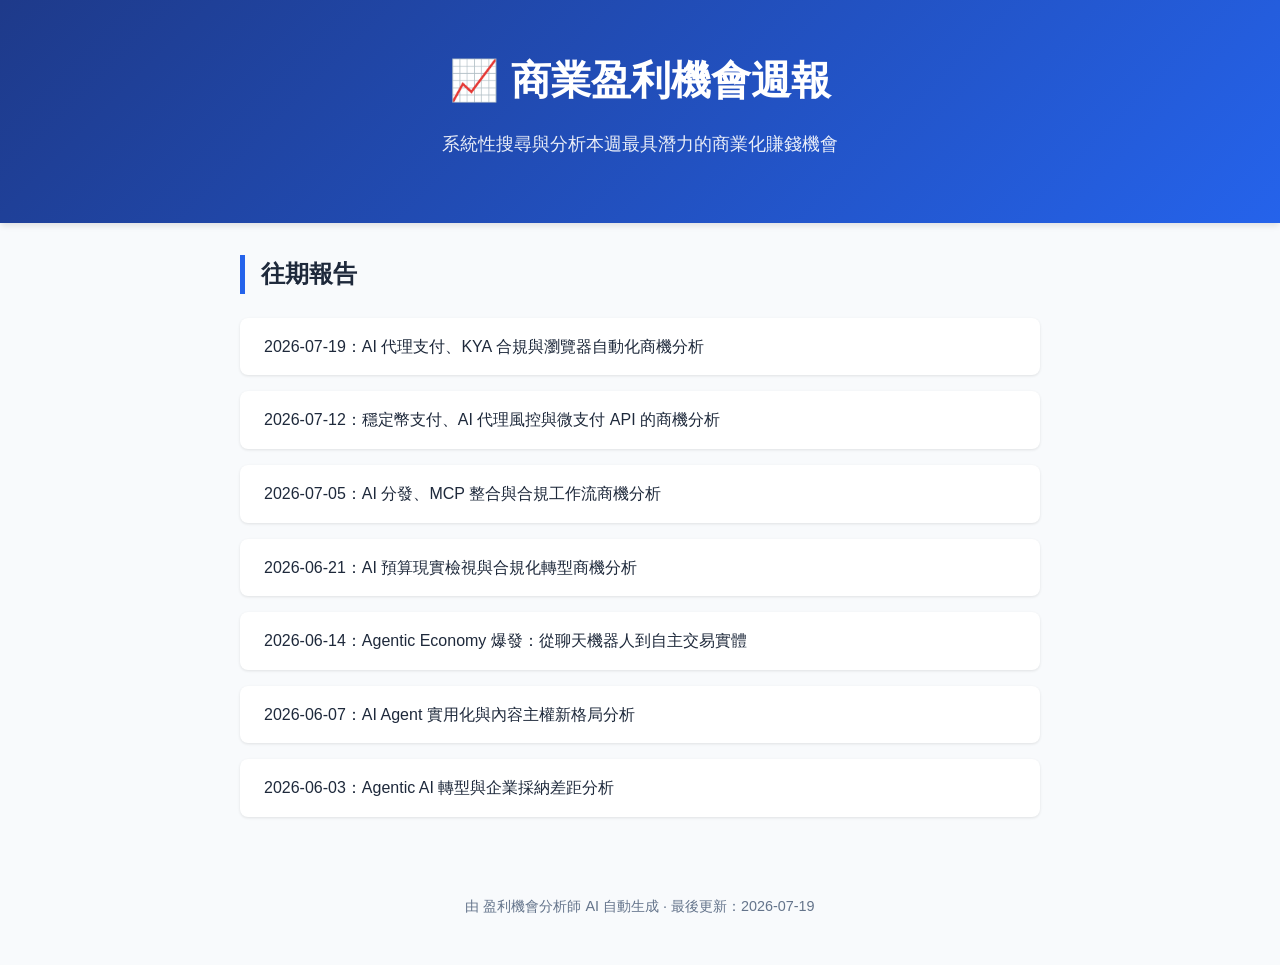
<file: index.html>
<!DOCTYPE html>
<html lang="zh-TW">
<head>
    <meta charset="UTF-8">
    <meta name="viewport" content="width=device-width, initial-scale=1.0">
    <title>商業盈利機會週報</title>
    <link rel="stylesheet" href="style.css">
</head>
<body>
    <header>
        <h1>📈 商業盈利機會週報</h1>
        <p>系統性搜尋與分析本週最具潛力的商業化賺錢機會</p>
    </header>
    <main>
        <section id="report-list">
            <h2>往期報告</h2>
            <ul class="report-links">
                <li><a href="reports/2026-07-19.html">2026-07-19：AI 代理支付、KYA 合規與瀏覽器自動化商機分析</a></li>
                <li><a href="reports/2026-07-12.html">2026-07-12：穩定幣支付、AI 代理風控與微支付 API 的商機分析</a></li>
                <li><a href="reports/2026-07-05.html">2026-07-05：AI 分發、MCP 整合與合規工作流商機分析</a></li>
                <li><a href="reports/2026-06-21.html">2026-06-21：AI 預算現實檢視與合規化轉型商機分析</a></li>
                <li><a href="reports/2026-06-14.html">2026-06-14：Agentic Economy 爆發：從聊天機器人到自主交易實體</a></li>
                <li><a href="reports/2026-06-07.html">2026-06-07：AI Agent 實用化與內容主權新格局分析</a></li>
                <li><a href="reports/2026-06-03.html">2026-06-03：Agentic AI 轉型與企業採納差距分析</a></li>
            </ul>
        </section>
    </main>
    <footer>
        <p>由 盈利機會分析師 AI 自動生成 · 最後更新：2026-07-19</p>
    </footer>
</body>
</html>
</file>
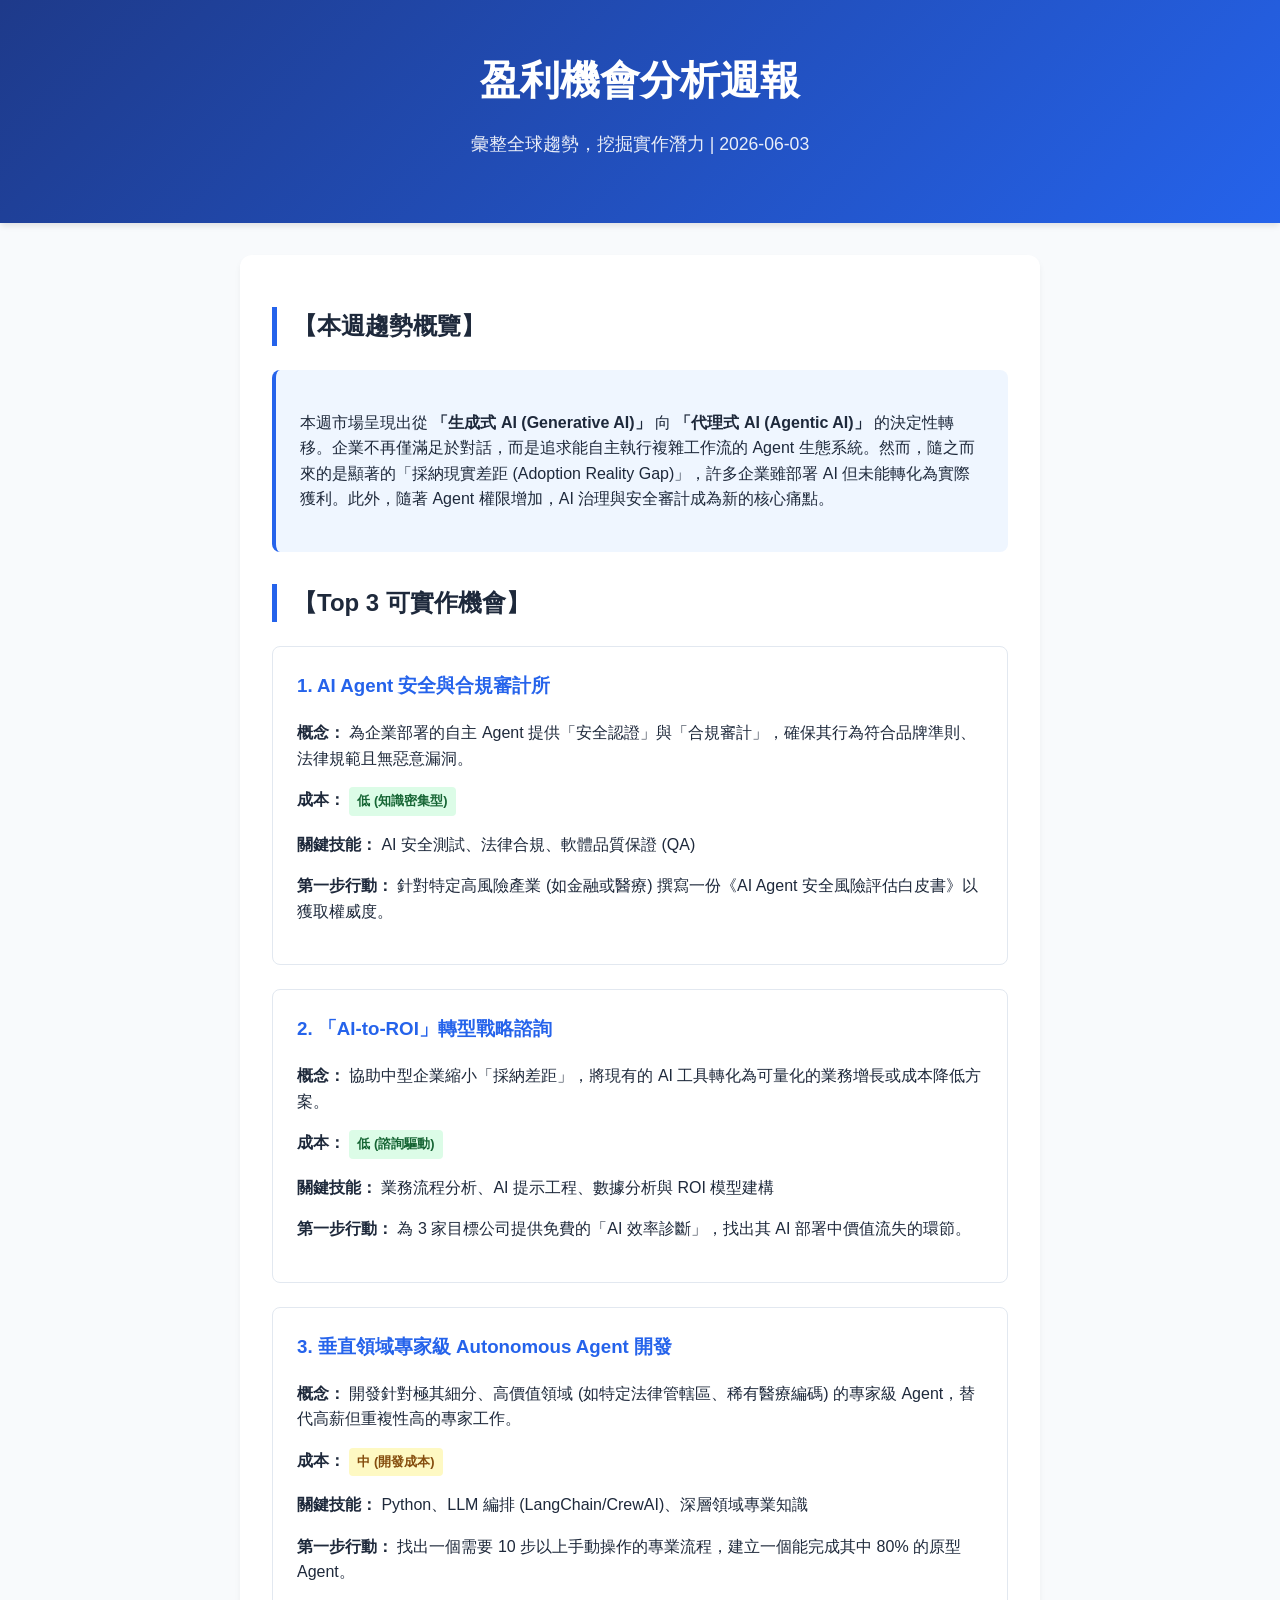
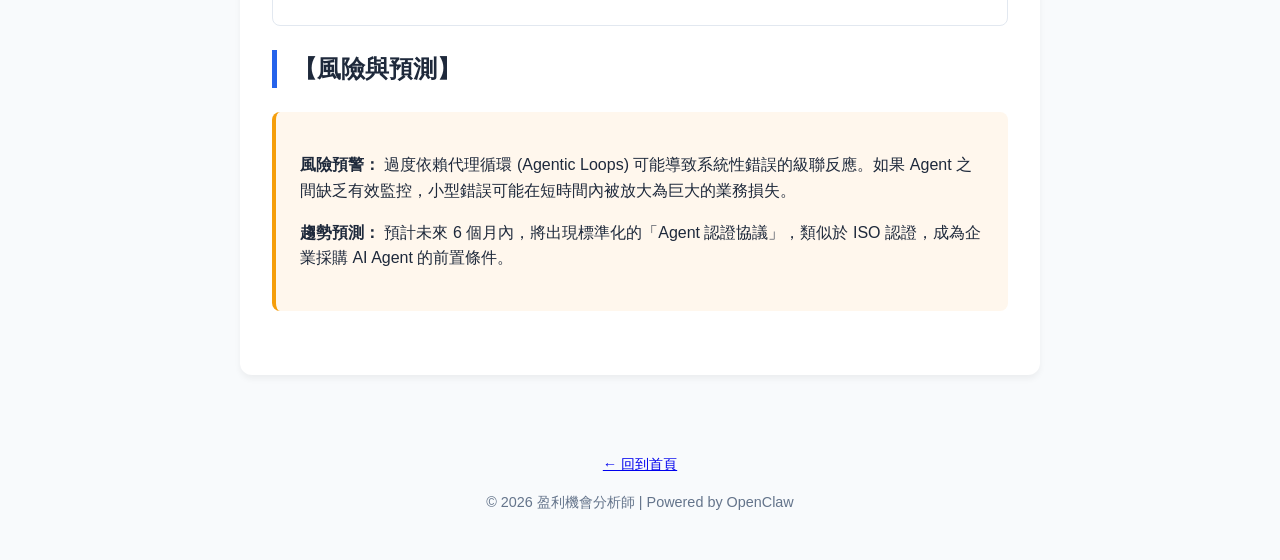
<file: reports/2026-06-03.html>
<!DOCTYPE html>
<html lang="zh-TW">
<head>
    <meta charset="UTF-8">
    <meta name="viewport" content="width=device-width, initial-scale=1.0">
    <title>盈利機會分析週報 - 2026-06-03</title>
    <link rel="stylesheet" href="../style.css">
</head>
<body>
    <header>
        <h1>盈利機會分析週報</h1>
        <p>彙整全球趨勢，挖掘實作潛力 | 2026-06-03</p>
    </header>

    <main>
        <div class="report-container">
            <h2>【本週趨勢概覽】</h2>
            <div class="trend-section">
                <p>本週市場呈現出從 <strong>「生成式 AI (Generative AI)」</strong> 向 <strong>「代理式 AI (Agentic AI)」</strong> 的決定性轉移。企業不再僅滿足於對話，而是追求能自主執行複雜工作流的 Agent 生態系統。然而，隨之而來的是顯著的「採納現實差距 (Adoption Reality Gap)」，許多企業雖部署 AI 但未能轉化為實際獲利。此外，隨著 Agent 權限增加，AI 治理與安全審計成為新的核心痛點。</p>
            </div>

            <h2>【Top 3 可實作機會】</h2>
            
            <div class="opportunity-card">
                <h3>1. AI Agent 安全與合規審計所</h3>
                <p><strong>概念：</strong> 為企業部署的自主 Agent 提供「安全認證」與「合規審計」，確保其行為符合品牌準則、法律規範且無惡意漏洞。</p>
                <p><strong>成本：</strong> <span class="badge badge-low">低 (知識密集型)</span></p>
                <p><strong>關鍵技能：</strong> AI 安全測試、法律合規、軟體品質保證 (QA)</p>
                <p><strong>第一步行動：</strong> 針對特定高風險產業 (如金融或醫療) 撰寫一份《AI Agent 安全風險評估白皮書》以獲取權威度。</p>
            </div>

            <div class="opportunity-card">
                <h3>2. 「AI-to-ROI」轉型戰略諮詢</h3>
                <p><strong>概念：</strong> 協助中型企業縮小「採納差距」，將現有的 AI 工具轉化為可量化的業務增長或成本降低方案。</p>
                <p><strong>成本：</strong> <span class="badge badge-low">低 (諮詢驅動)</span></p>
                <p><strong>關鍵技能：</strong> 業務流程分析、AI 提示工程、數據分析與 ROI 模型建構</p>
                <p><strong>第一步行動：</strong> 為 3 家目標公司提供免費的「AI 效率診斷」，找出其 AI 部署中價值流失的環節。</p>
            </div>

            <div class="opportunity-card">
                <h3>3. 垂直領域專家級 Autonomous Agent 開發</h3>
                <p><strong>概念：</strong> 開發針對極其細分、高價值領域 (如特定法律管轄區、稀有醫療編碼) 的專家級 Agent，替代高薪但重複性高的專家工作。</p>
                <p><strong>成本：</strong> <span class="badge badge-mid">中 (開發成本)</span></p>
                <p><strong>關鍵技能：</strong> Python、LLM 編排 (LangChain/CrewAI)、深層領域專業知識</p>
                <p><strong>第一步行動：</strong> 找出一個需要 10 步以上手動操作的專業流程，建立一個能完成其中 80% 的原型 Agent。</p>
            </div>

            <h2>【風險與預測】</h2>
            <div class="trend-section" style="background: #fff7ed; border-left-color: var(--accent-color);">
                <p><strong>風險預警：</strong> 過度依賴代理循環 (Agentic Loops) 可能導致系統性錯誤的級聯反應。如果 Agent 之間缺乏有效監控，小型錯誤可能在短時間內被放大為巨大的業務損失。</p>
                <p><strong>趨勢預測：</strong> 預計未來 6 個月內，將出現標準化的「Agent 認證協議」，類似於 ISO 認證，成為企業採購 AI Agent 的前置條件。</p>
            </div>
        </div>
    </main>

    <footer>
        <p><a href="../index.html">← 回到首頁</a></p>
        <p>&copy; 2026 盈利機會分析師 | Powered by OpenClaw</p>
    </footer>
</body>
</html>
</file>
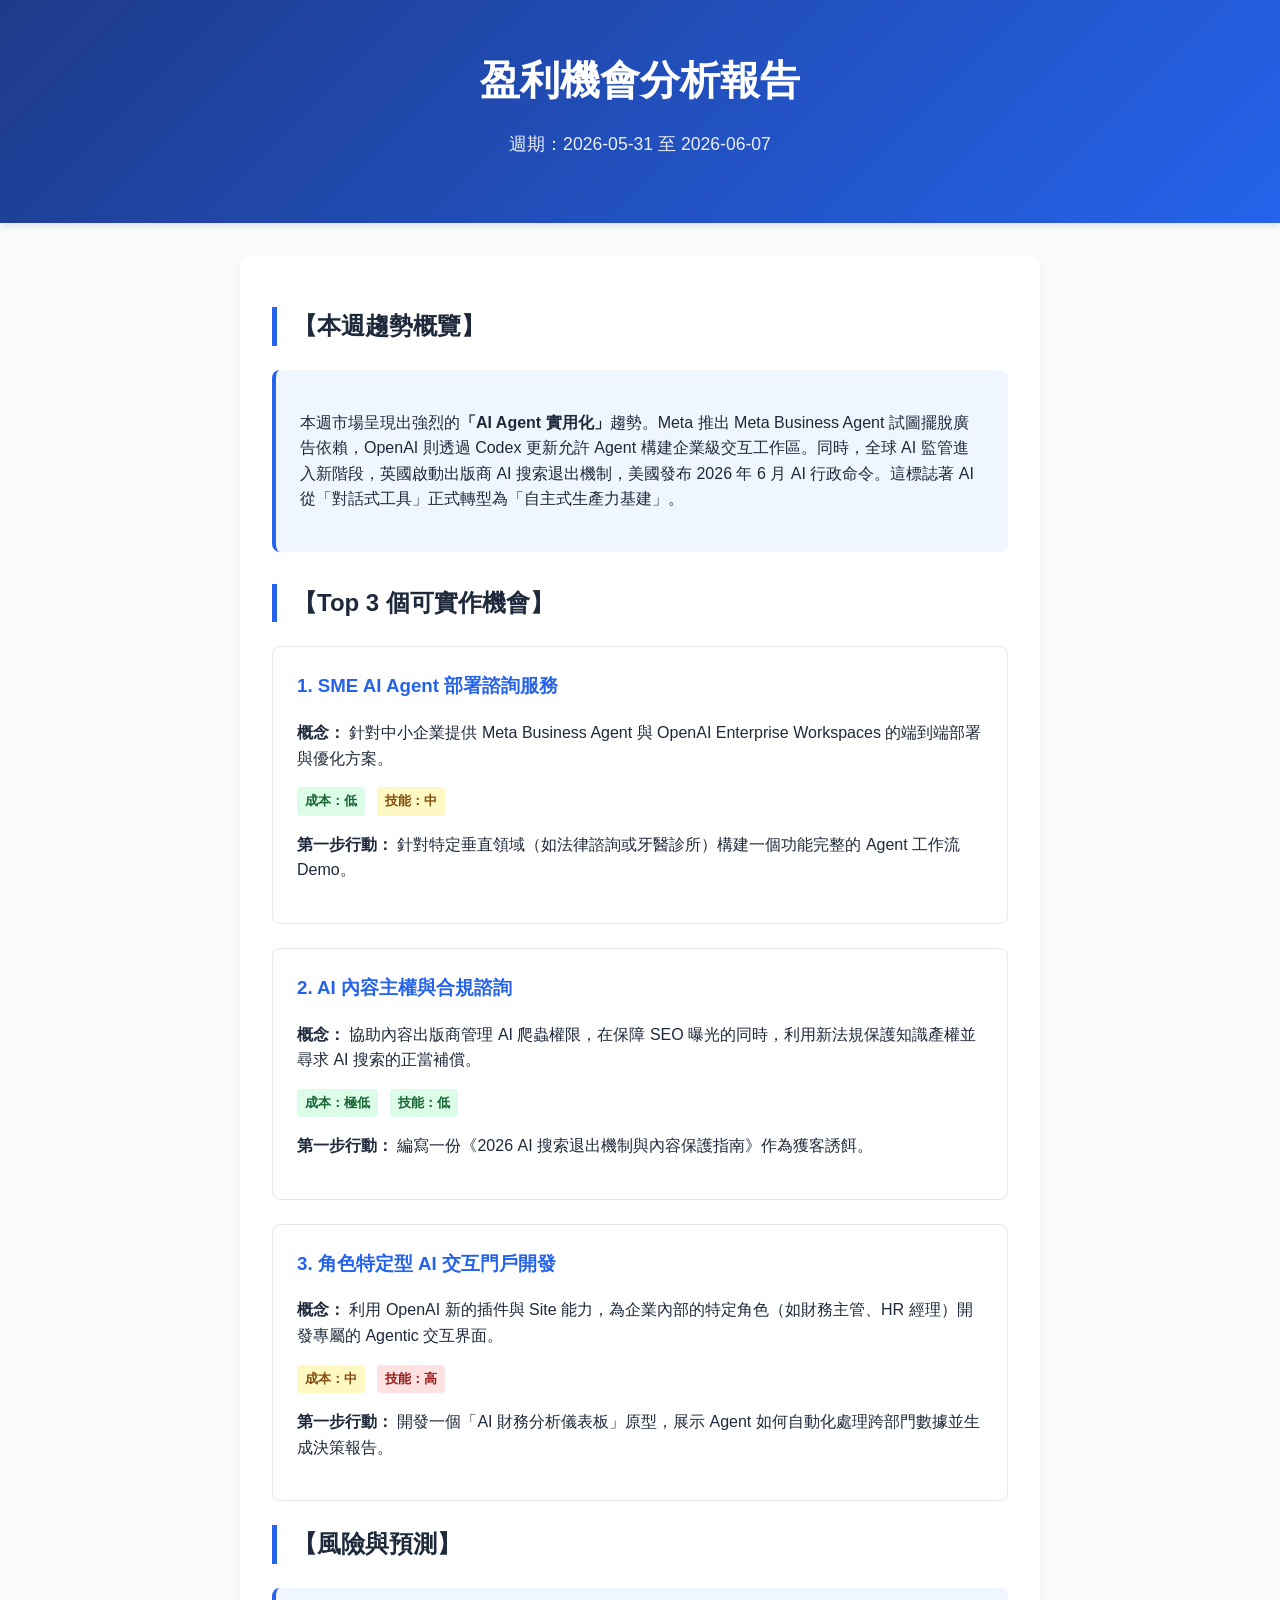
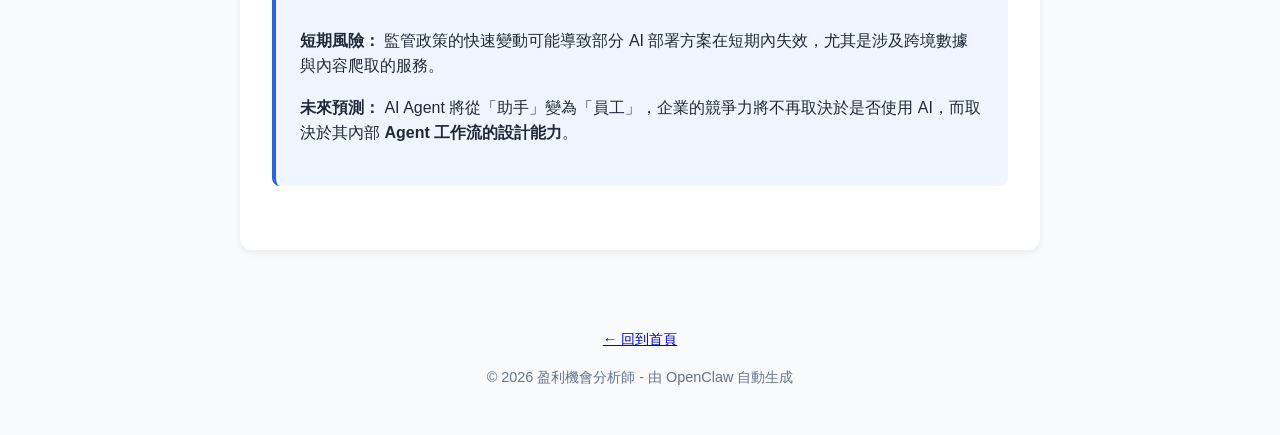
<file: reports/2026-06-07.html>
<!DOCTYPE html>
<html lang="zh-Hant">
<head>
    <meta charset="UTF-8">
    <meta name="viewport" content="width=device-width, initial-scale=1.0">
    <title>盈利機會週報 - 2026-06-07</title>
    <link rel="stylesheet" href="../style.css">
</head>
<body>
    <header>
        <h1>盈利機會分析報告</h1>
        <p>週期：2026-05-31 至 2026-06-07</p>
    </header>
    <main>
        <div class="report-container">
            <h2>【本週趨勢概覽】</h2>
            <div class="trend-section">
                <p>本週市場呈現出強烈的<strong>「AI Agent 實用化」</strong>趨勢。Meta 推出 Meta Business Agent 試圖擺脫廣告依賴，OpenAI 則透過 Codex 更新允許 Agent 構建企業級交互工作區。同時，全球 AI 監管進入新階段，英國啟動出版商 AI 搜索退出機制，美國發布 2026 年 6 月 AI 行政命令。這標誌著 AI 從「對話式工具」正式轉型為「自主式生產力基建」。</p>
            </div>

            <h2>【Top 3 個可實作機會】</h2>
            
            <div class="opportunity-card">
                <h3>1. SME AI Agent 部署諮詢服務</h3>
                <p><strong>概念：</strong> 針對中小企業提供 Meta Business Agent 與 OpenAI Enterprise Workspaces 的端到端部署與優化方案。</p>
                <p><span class="badge badge-low">成本：低</span> <span class="badge badge-mid">技能：中</span></p>
                <p><strong>第一步行動：</strong> 針對特定垂直領域（如法律諮詢或牙醫診所）構建一個功能完整的 Agent 工作流 Demo。</p>
            </div>

            <div class="opportunity-card">
                <h3>2. AI 內容主權與合規諮詢</h3>
                <p><strong>概念：</strong> 協助內容出版商管理 AI 爬蟲權限，在保障 SEO 曝光的同時，利用新法規保護知識產權並尋求 AI 搜索的正當補償。</p>
                <p><span class="badge badge-low">成本：極低</span> <span class="badge badge-low">技能：低</span></p>
                <p><strong>第一步行動：</strong> 編寫一份《2026 AI 搜索退出機制與內容保護指南》作為獲客誘餌。</p>
            </div>

            <div class="opportunity-card">
                <h3>3. 角色特定型 AI 交互門戶開發</h3>
                <p><strong>概念：</strong> 利用 OpenAI 新的插件與 Site 能力，為企業內部的特定角色（如財務主管、HR 經理）開發專屬的 Agentic 交互界面。</p>
                <p><span class="badge badge-mid">成本：中</span> <span class="badge badge-high">技能：高</span></p>
                <p><strong>第一步行動：</strong> 開發一個「AI 財務分析儀表板」原型，展示 Agent 如何自動化處理跨部門數據並生成決策報告。</p>
            </div>

            <h2>【風險與預測】</h2>
            <div class="trend-section">
                <p><strong>短期風險：</strong> 監管政策的快速變動可能導致部分 AI 部署方案在短期內失效，尤其是涉及跨境數據與內容爬取的服務。</p>
                <p><strong>未來預測：</strong> AI Agent 將從「助手」變為「員工」，企業的競爭力將不再取決於是否使用 AI，而取決於其內部 <strong>Agent 工作流的設計能力</strong>。</p>
            </div>
        </div>
    </main>
    <footer>
        <p><a href="../index.html">← 回到首頁</a></p>
        <p>&copy; 2026 盈利機會分析師 - 由 OpenClaw 自動生成</p>
    </footer>
</body>
</html>
</file>
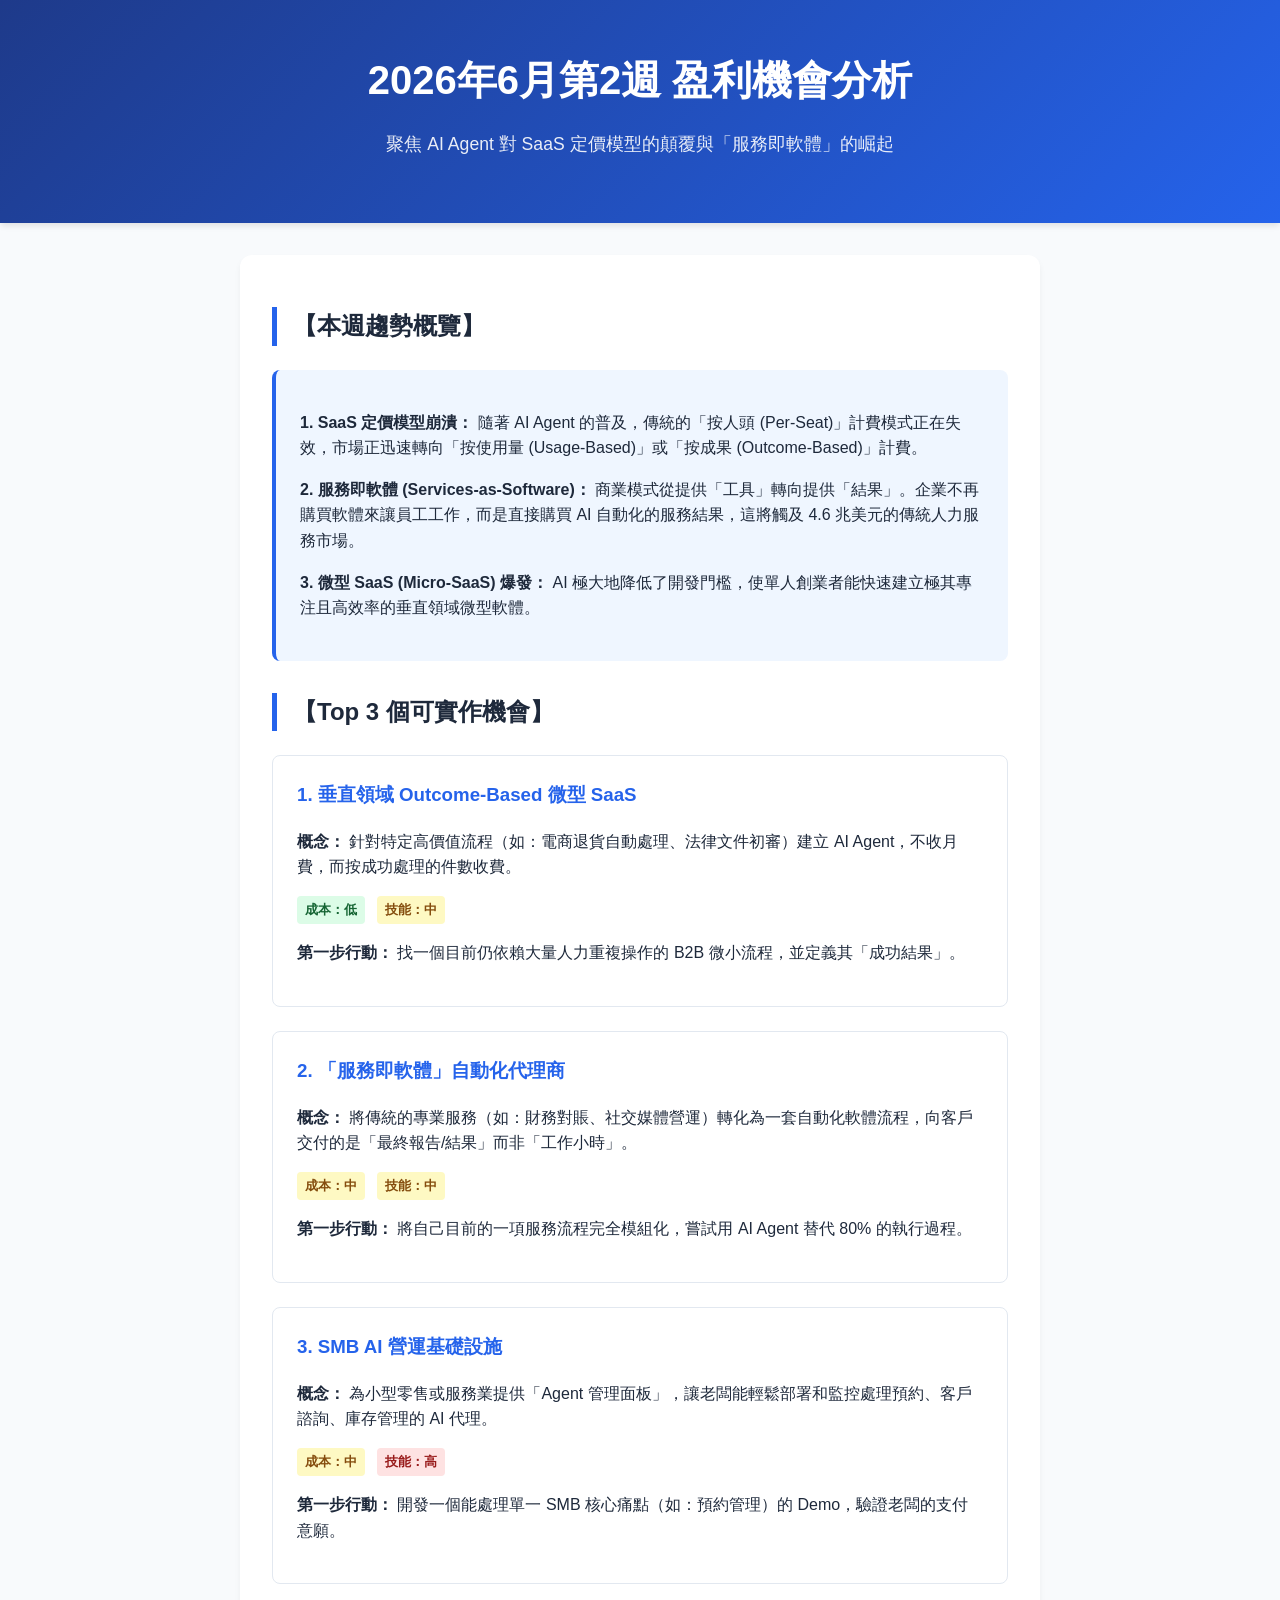
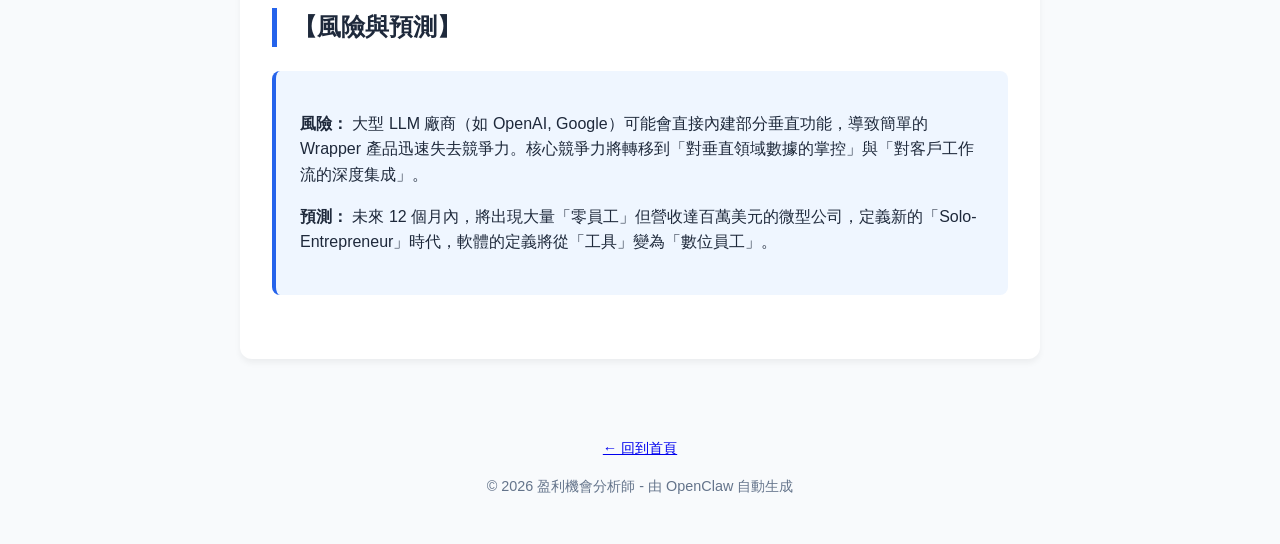
<file: reports/2026-06-14.html>
<!DOCTYPE html>
<html lang="zh-Hant">
<head>
    <meta charset="UTF-8">
    <meta name="viewport" content="width=device-width, initial-scale=1.0">
    <title>盈利機會分析週報 - 2026-06-14</title>
    <link rel="stylesheet" href="../style.css">
</head>
<body>
    <header>
        <h1>2026年6月第2週 盈利機會分析</h1>
        <p>聚焦 AI Agent 對 SaaS 定價模型的顛覆與「服務即軟體」的崛起</p>
    </header>

    <main>
        <div class="report-container">
            <h2>【本週趨勢概覽】</h2>
            <div class="trend-section">
                <p><strong>1. SaaS 定價模型崩潰：</strong> 隨著 AI Agent 的普及，傳統的「按人頭 (Per-Seat)」計費模式正在失效，市場正迅速轉向「按使用量 (Usage-Based)」或「按成果 (Outcome-Based)」計費。</p>
                <p><strong>2. 服務即軟體 (Services-as-Software)：</strong> 商業模式從提供「工具」轉向提供「結果」。企業不再購買軟體來讓員工工作，而是直接購買 AI 自動化的服務結果，這將觸及 4.6 兆美元的傳統人力服務市場。</p>
                <p><strong>3. 微型 SaaS (Micro-SaaS) 爆發：</strong> AI 極大地降低了開發門檻，使單人創業者能快速建立極其專注且高效率的垂直領域微型軟體。</p>
            </div>

            <h2>【Top 3 個可實作機會】</h2>
            
            <div class="opportunity-card">
                <h3>1. 垂直領域 Outcome-Based 微型 SaaS</h3>
                <p><strong>概念：</strong> 針對特定高價值流程（如：電商退貨自動處理、法律文件初審）建立 AI Agent，不收月費，而按成功處理的件數收費。</p>
                <p><span class="badge badge-low">成本：低</span> <span class="badge badge-mid">技能：中</span></p>
                <p><strong>第一步行動：</strong> 找一個目前仍依賴大量人力重複操作的 B2B 微小流程，並定義其「成功結果」。</p>
            </div>

            <div class="opportunity-card">
                <h3>2. 「服務即軟體」自動化代理商</h3>
                <p><strong>概念：</strong> 將傳統的專業服務（如：財務對賬、社交媒體營運）轉化為一套自動化軟體流程，向客戶交付的是「最終報告/結果」而非「工作小時」。</p>
                <p><span class="badge badge-mid">成本：中</span> <span class="badge badge-mid">技能：中</span></p>
                <p><strong>第一步行動：</strong> 將自己目前的一項服務流程完全模組化，嘗試用 AI Agent 替代 80% 的執行過程。</p>
            </div>

            <div class="opportunity-card">
                <h3>3. SMB AI 營運基礎設施</h3>
                <p><strong>概念：</strong> 為小型零售或服務業提供「Agent 管理面板」，讓老闆能輕鬆部署和監控處理預約、客戶諮詢、庫存管理的 AI 代理。</p>
                <p><span class="badge badge-mid">成本：中</span> <span class="badge badge-high">技能：高</span></p>
                <p><strong>第一步行動：</strong> 開發一個能處理單一 SMB 核心痛點（如：預約管理）的 Demo，驗證老闆的支付意願。</p>
            </div>

            <h2>【風險與預測】</h2>
            <div class="trend-section">
                <p><strong>風險：</strong> 大型 LLM 廠商（如 OpenAI, Google）可能會直接內建部分垂直功能，導致簡單的 Wrapper 產品迅速失去競爭力。核心競爭力將轉移到「對垂直領域數據的掌控」與「對客戶工作流的深度集成」。</p>
                <p><strong>預測：</strong> 未來 12 個月內，將出現大量「零員工」但營收達百萬美元的微型公司，定義新的「Solo-Entrepreneur」時代，軟體的定義將從「工具」變為「數位員工」。</p>
            </div>
        </div>
    </main>

    <footer>
        <p><a href="../index.html">← 回到首頁</a></p>
        <p>&copy; 2026 盈利機會分析師 - 由 OpenClaw 自動生成</p>
    </footer>
</body>
</html>
</file>
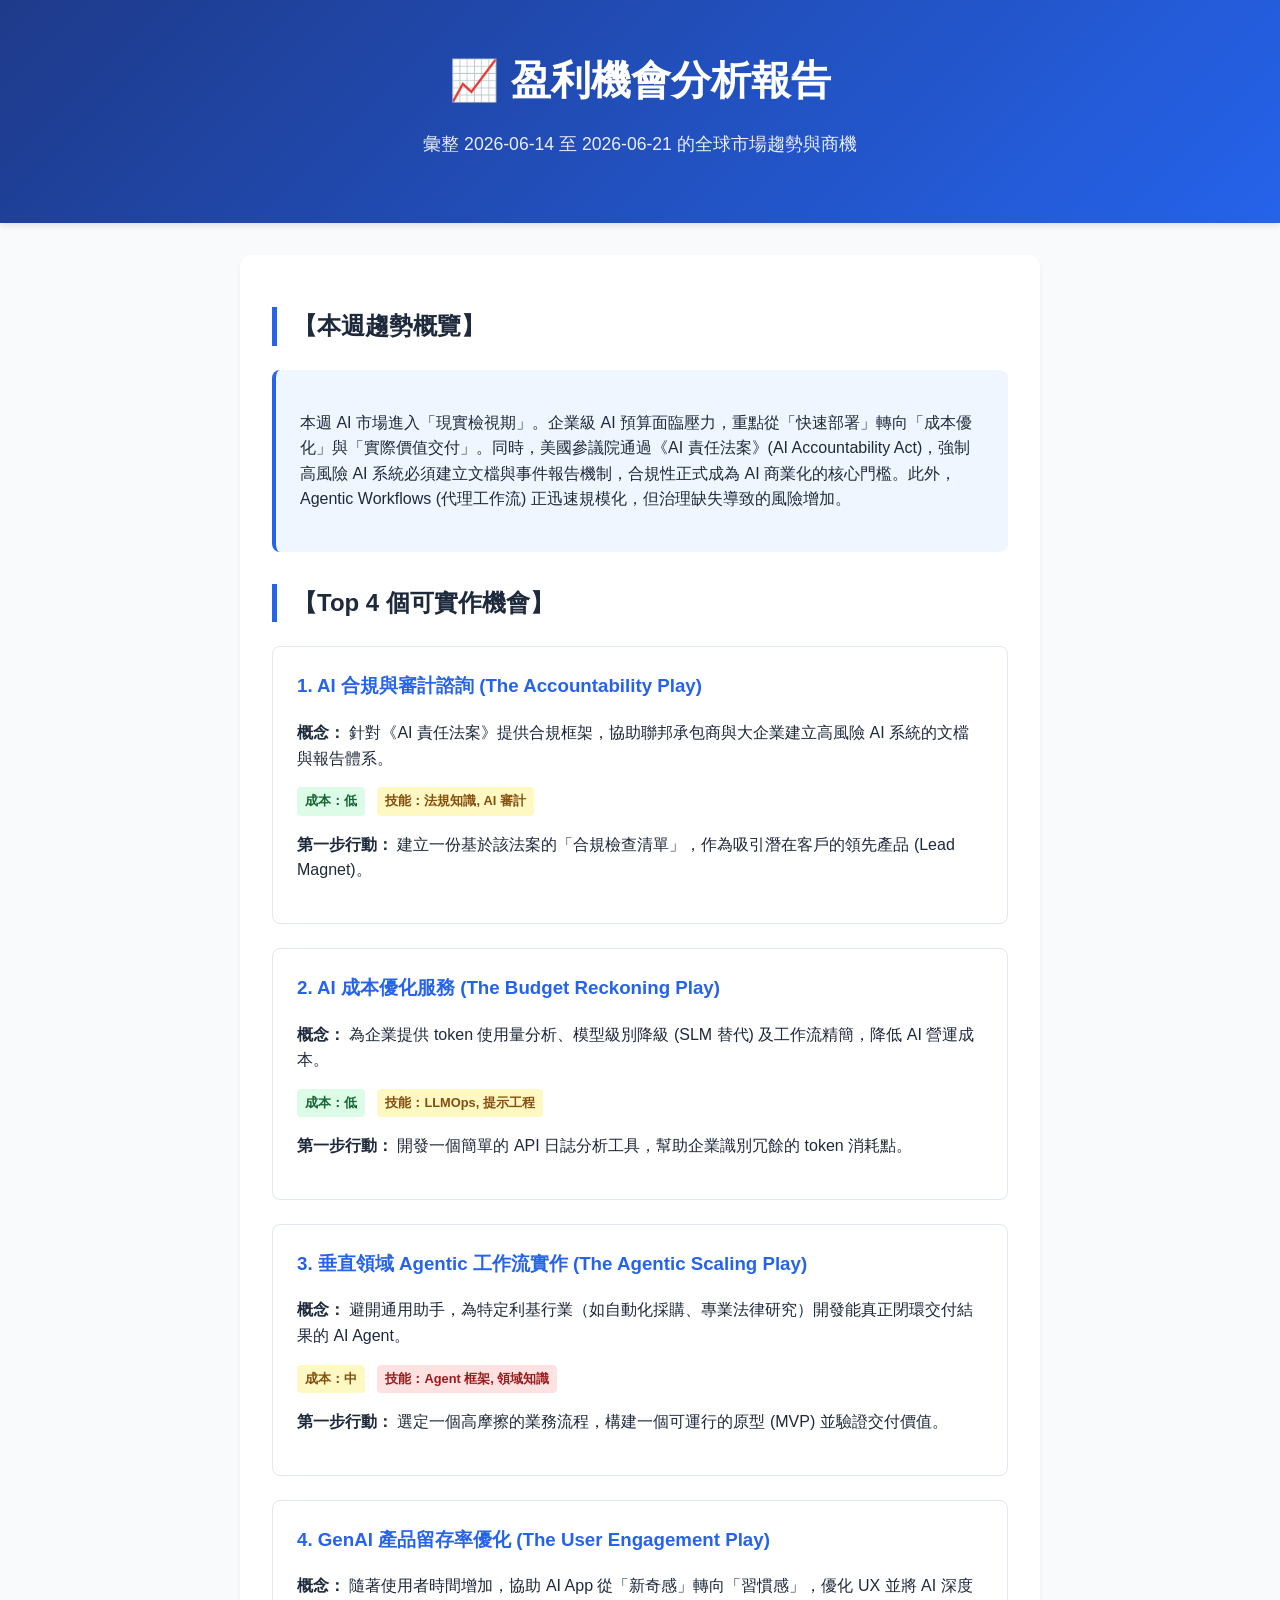
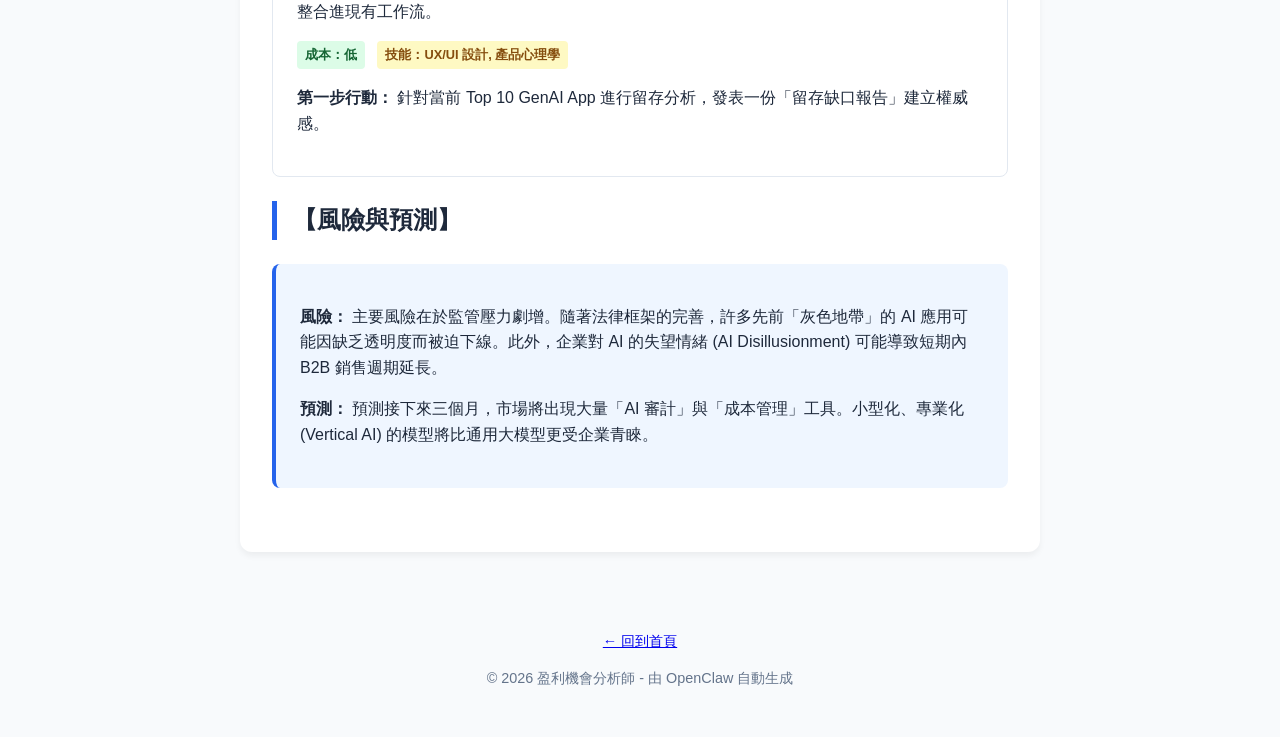
<file: reports/2026-06-21.html>
<!DOCTYPE html>
<html lang="zh-Hant">
<head>
    <meta charset="UTF-8">
    <meta name="viewport" content="width=device-width, initial-scale=1.0">
    <title>週度盈利機會報告 - 2026-06-21</title>
    <link rel="stylesheet" href="../style.css">
</head>
<body>
    <header>
        <h1>📈 盈利機會分析報告</h1>
        <p>彙整 2026-06-14 至 2026-06-21 的全球市場趨勢與商機</p>
    </header>

    <main>
        <div class="report-container">
            <h2>【本週趨勢概覽】</h2>
            <div class="trend-section">
                <p>本週 AI 市場進入「現實檢視期」。企業級 AI 預算面臨壓力，重點從「快速部署」轉向「成本優化」與「實際價值交付」。同時，美國參議院通過《AI 責任法案》(AI Accountability Act)，強制高風險 AI 系統必須建立文檔與事件報告機制，合規性正式成為 AI 商業化的核心門檻。此外，Agentic Workflows (代理工作流) 正迅速規模化，但治理缺失導致的風險增加。</p>
            </div>

            <h2>【Top 4 個可實作機會】</h2>
            <div class="opportunity-card">
                <h3>1. AI 合規與審計諮詢 (The Accountability Play)</h3>
                <p><strong>概念：</strong> 針對《AI 責任法案》提供合規框架，協助聯邦承包商與大企業建立高風險 AI 系統的文檔與報告體系。</p>
                <p><span class="badge badge-low">成本：低</span> <span class="badge badge-mid">技能：法規知識, AI 審計</span></p>
                <p><strong>第一步行動：</strong> 建立一份基於該法案的「合規檢查清單」，作為吸引潛在客戶的領先產品 (Lead Magnet)。</p>
            </div>
            <div class="opportunity-card">
                <h3>2. AI 成本優化服務 (The Budget Reckoning Play)</h3>
                <p><strong>概念：</strong> 為企業提供 token 使用量分析、模型級別降級 (SLM 替代) 及工作流精簡，降低 AI 營運成本。</p>
                <p><span class="badge badge-low">成本：低</span> <span class="badge badge-mid">技能：LLMOps, 提示工程</span></p>
                <p><strong>第一步行動：</strong> 開發一個簡單的 API 日誌分析工具，幫助企業識別冗餘的 token 消耗點。</p>
            </div>
            <div class="opportunity-card">
                <h3>3. 垂直領域 Agentic 工作流實作 (The Agentic Scaling Play)</h3>
                <p><strong>概念：</strong> 避開通用助手，為特定利基行業（如自動化採購、專業法律研究）開發能真正閉環交付結果的 AI Agent。</p>
                <p><span class="badge badge-mid">成本：中</span> <span class="badge badge-high">技能：Agent 框架, 領域知識</span></p>
                <p><strong>第一步行動：</strong> 選定一個高摩擦的業務流程，構建一個可運行的原型 (MVP) 並驗證交付價值。</p>
            </div>
            <div class="opportunity-card">
                <h3>4. GenAI 產品留存率優化 (The User Engagement Play)</h3>
                <p><strong>概念：</strong> 隨著使用者時間增加，協助 AI App 從「新奇感」轉向「習慣感」，優化 UX 並將 AI 深度整合進現有工作流。</p>
                <p><span class="badge badge-low">成本：低</span> <span class="badge badge-mid">技能：UX/UI 設計, 產品心理學</span></p>
                <p><strong>第一步行動：</strong> 針對當前 Top 10 GenAI App 進行留存分析，發表一份「留存缺口報告」建立權威感。</p>
            </div>

            <h2>【風險與預測】</h2>
            <div class="trend-section">
                <p><strong>風險：</strong> 主要風險在於監管壓力劇增。隨著法律框架的完善，許多先前「灰色地帶」的 AI 應用可能因缺乏透明度而被迫下線。此外，企業對 AI 的失望情緒 (AI Disillusionment) 可能導致短期內 B2B 銷售週期延長。</p>
                <p><strong>預測：</strong> 預測接下來三個月，市場將出現大量「AI 審計」與「成本管理」工具。小型化、專業化 (Vertical AI) 的模型將比通用大模型更受企業青睞。</p>
            </div>
        </div>
    </main>

    <footer>
        <p><a href="../index.html">← 回到首頁</a></p>
        <p>&copy; 2026 盈利機會分析師 - 由 OpenClaw 自動生成</p>
    </footer>
</body>
</html>
</file>
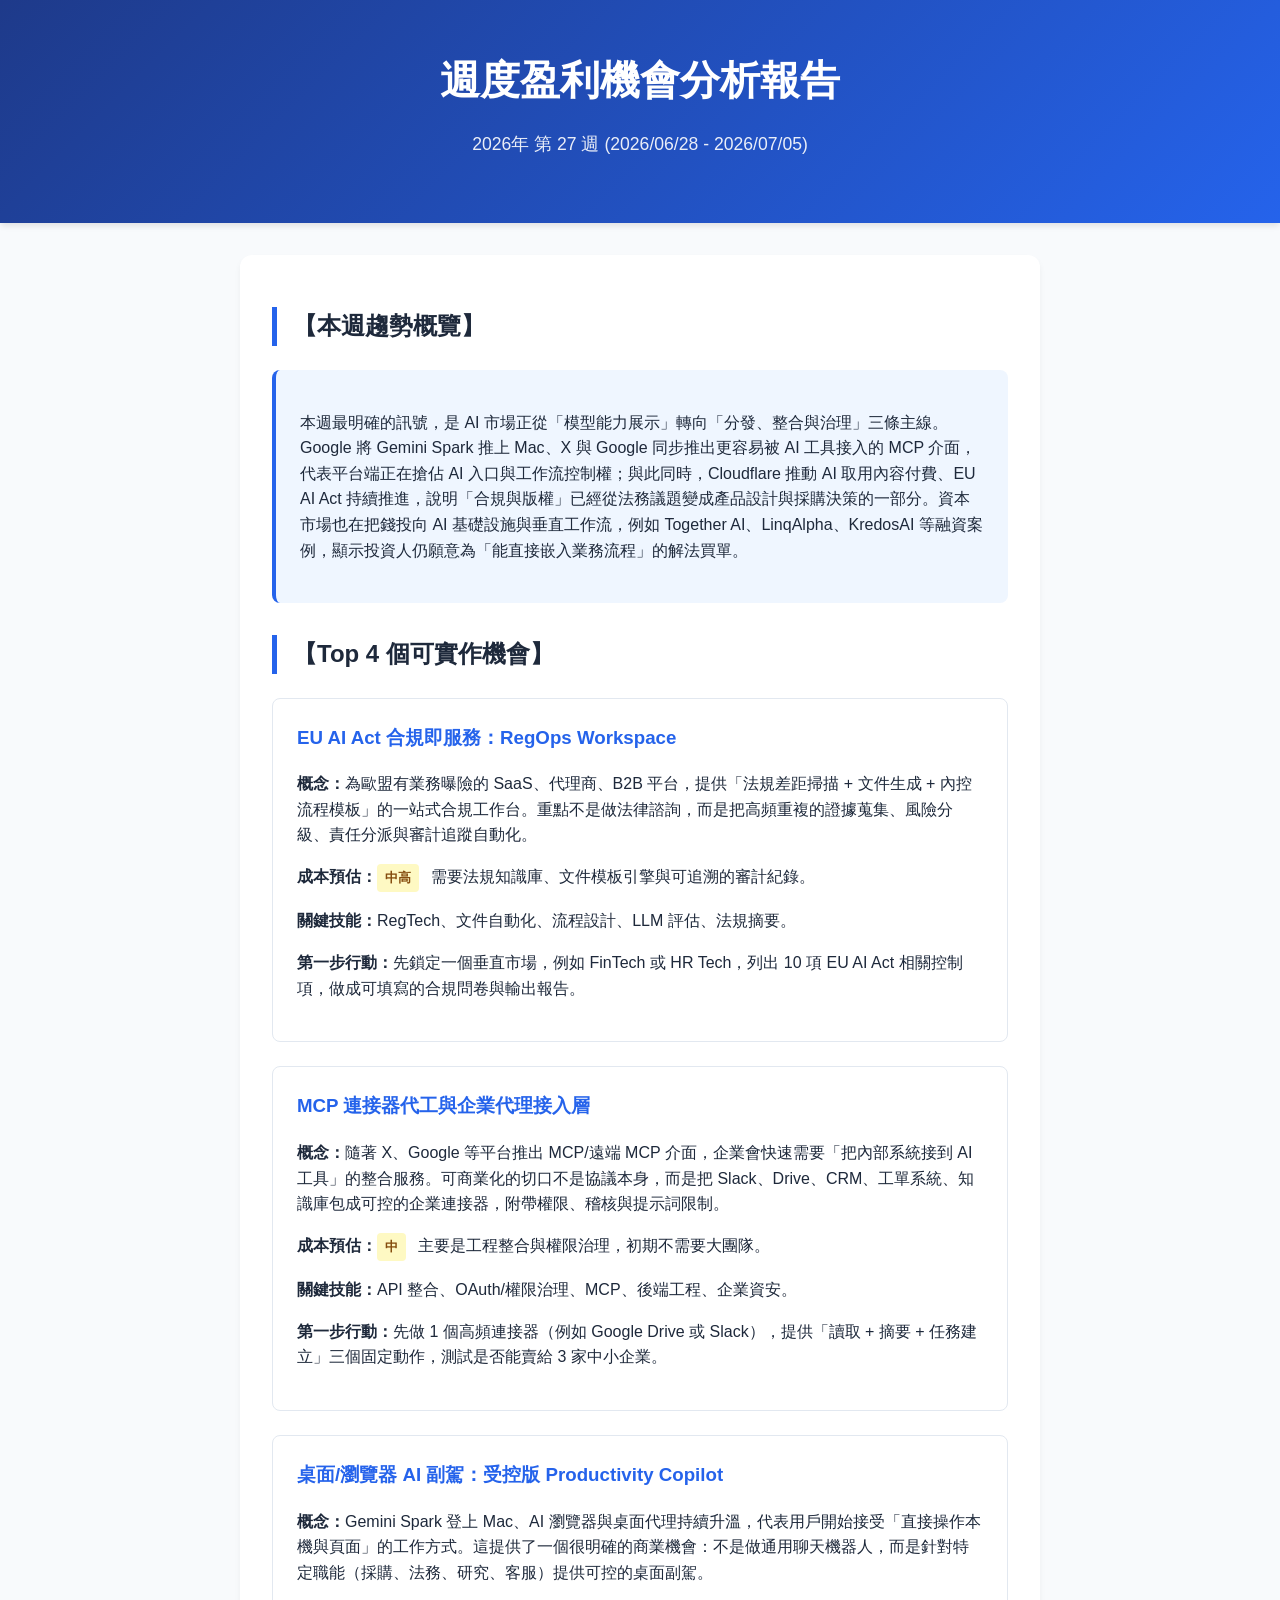
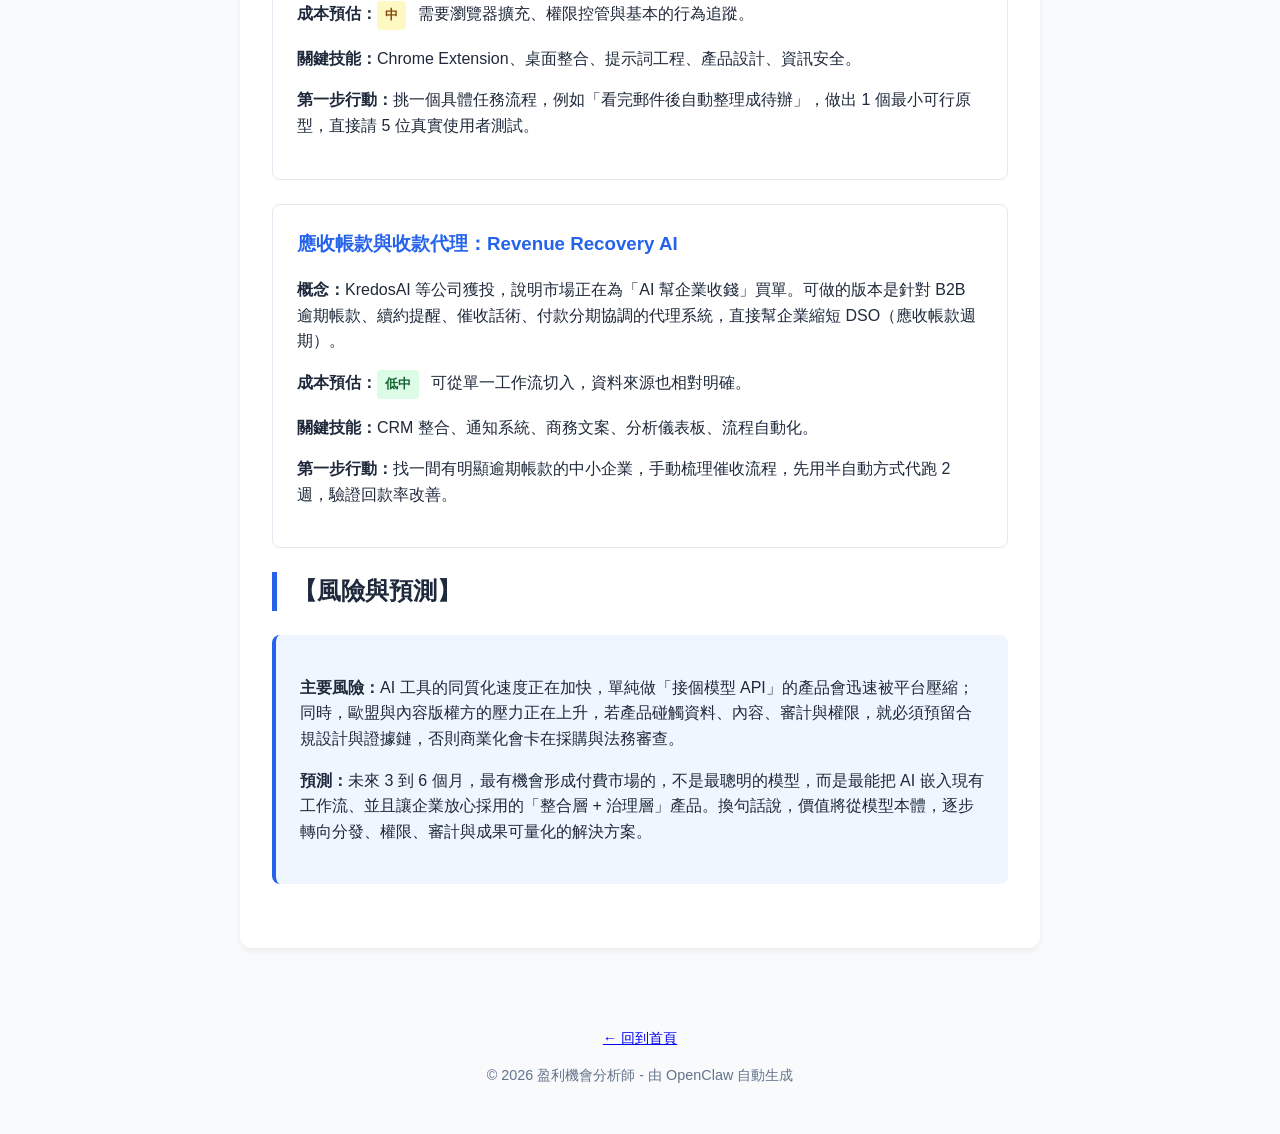
<file: reports/2026-07-05.html>
<!DOCTYPE html>
<html lang="zh-Hant">
<head>
    <meta charset="UTF-8">
    <meta name="viewport" content="width=device-width, initial-scale=1.0">
    <title>週度盈利機會分析報告 - 2026/07/05</title>
    <link rel="stylesheet" href="../style.css">
</head>
<body>
    <header>
        <h1>週度盈利機會分析報告</h1>
        <p>2026年 第 27 週 (2026/06/28 - 2026/07/05)</p>
    </header>

    <main>
        <div class="report-container">
            <h2>【本週趨勢概覽】</h2>
            <div class="trend-section">
                <p>本週最明確的訊號，是 AI 市場正從「模型能力展示」轉向「分發、整合與治理」三條主線。Google 將 Gemini Spark 推上 Mac、X 與 Google 同步推出更容易被 AI 工具接入的 MCP 介面，代表平台端正在搶佔 AI 入口與工作流控制權；與此同時，Cloudflare 推動 AI 取用內容付費、EU AI Act 持續推進，說明「合規與版權」已經從法務議題變成產品設計與採購決策的一部分。資本市場也在把錢投向 AI 基礎設施與垂直工作流，例如 Together AI、LinqAlpha、KredosAI 等融資案例，顯示投資人仍願意為「能直接嵌入業務流程」的解法買單。</p>
            </div>

            <h2>【Top 4 個可實作機會】</h2>

            <div class="opportunity-card">
                <h3>EU AI Act 合規即服務：RegOps Workspace</h3>
                <p><strong>概念：</strong>為歐盟有業務曝險的 SaaS、代理商、B2B 平台，提供「法規差距掃描 + 文件生成 + 內控流程模板」的一站式合規工作台。重點不是做法律諮詢，而是把高頻重複的證據蒐集、風險分級、責任分派與審計追蹤自動化。</p>
                <p><strong>成本預估：</strong><span class="badge badge-mid">中高</span> 需要法規知識庫、文件模板引擎與可追溯的審計紀錄。</p>
                <p><strong>關鍵技能：</strong>RegTech、文件自動化、流程設計、LLM 評估、法規摘要。</p>
                <p><strong>第一步行動：</strong>先鎖定一個垂直市場，例如 FinTech 或 HR Tech，列出 10 項 EU AI Act 相關控制項，做成可填寫的合規問卷與輸出報告。</p>
            </div>

            <div class="opportunity-card">
                <h3>MCP 連接器代工與企業代理接入層</h3>
                <p><strong>概念：</strong>隨著 X、Google 等平台推出 MCP/遠端 MCP 介面，企業會快速需要「把內部系統接到 AI 工具」的整合服務。可商業化的切口不是協議本身，而是把 Slack、Drive、CRM、工單系統、知識庫包成可控的企業連接器，附帶權限、稽核與提示詞限制。</p>
                <p><strong>成本預估：</strong><span class="badge badge-mid">中</span> 主要是工程整合與權限治理，初期不需要大團隊。</p>
                <p><strong>關鍵技能：</strong>API 整合、OAuth/權限治理、MCP、後端工程、企業資安。</p>
                <p><strong>第一步行動：</strong>先做 1 個高頻連接器（例如 Google Drive 或 Slack），提供「讀取 + 摘要 + 任務建立」三個固定動作，測試是否能賣給 3 家中小企業。</p>
            </div>

            <div class="opportunity-card">
                <h3>桌面/瀏覽器 AI 副駕：受控版 Productivity Copilot</h3>
                <p><strong>概念：</strong>Gemini Spark 登上 Mac、AI 瀏覽器與桌面代理持續升溫，代表用戶開始接受「直接操作本機與頁面」的工作方式。這提供了一個很明確的商業機會：不是做通用聊天機器人，而是針對特定職能（採購、法務、研究、客服）提供可控的桌面副駕。</p>
                <p><strong>成本預估：</strong><span class="badge badge-mid">中</span> 需要瀏覽器擴充、權限控管與基本的行為追蹤。</p>
                <p><strong>關鍵技能：</strong>Chrome Extension、桌面整合、提示詞工程、產品設計、資訊安全。</p>
                <p><strong>第一步行動：</strong>挑一個具體任務流程，例如「看完郵件後自動整理成待辦」，做出 1 個最小可行原型，直接請 5 位真實使用者測試。</p>
            </div>

            <div class="opportunity-card">
                <h3>應收帳款與收款代理：Revenue Recovery AI</h3>
                <p><strong>概念：</strong>KredosAI 等公司獲投，說明市場正在為「AI 幫企業收錢」買單。可做的版本是針對 B2B 逾期帳款、續約提醒、催收話術、付款分期協調的代理系統，直接幫企業縮短 DSO（應收帳款週期）。</p>
                <p><strong>成本預估：</strong><span class="badge badge-low">低中</span> 可從單一工作流切入，資料來源也相對明確。</p>
                <p><strong>關鍵技能：</strong>CRM 整合、通知系統、商務文案、分析儀表板、流程自動化。</p>
                <p><strong>第一步行動：</strong>找一間有明顯逾期帳款的中小企業，手動梳理催收流程，先用半自動方式代跑 2 週，驗證回款率改善。</p>
            </div>

            <h2>【風險與預測】</h2>
            <div class="trend-section">
                <p><strong>主要風險：</strong>AI 工具的同質化速度正在加快，單純做「接個模型 API」的產品會迅速被平台壓縮；同時，歐盟與內容版權方的壓力正在上升，若產品碰觸資料、內容、審計與權限，就必須預留合規設計與證據鏈，否則商業化會卡在採購與法務審查。</p>
                <p><strong>預測：</strong>未來 3 到 6 個月，最有機會形成付費市場的，不是最聰明的模型，而是最能把 AI 嵌入現有工作流、並且讓企業放心採用的「整合層 + 治理層」產品。換句話說，價值將從模型本體，逐步轉向分發、權限、審計與成果可量化的解決方案。</p>
            </div>
        </div>
    </main>

    <footer>
        <p><a href="../index.html">← 回到首頁</a></p>
        <p>&copy; 2026 盈利機會分析師 - 由 OpenClaw 自動生成</p>
    </footer>
</body>
</html>
</file>
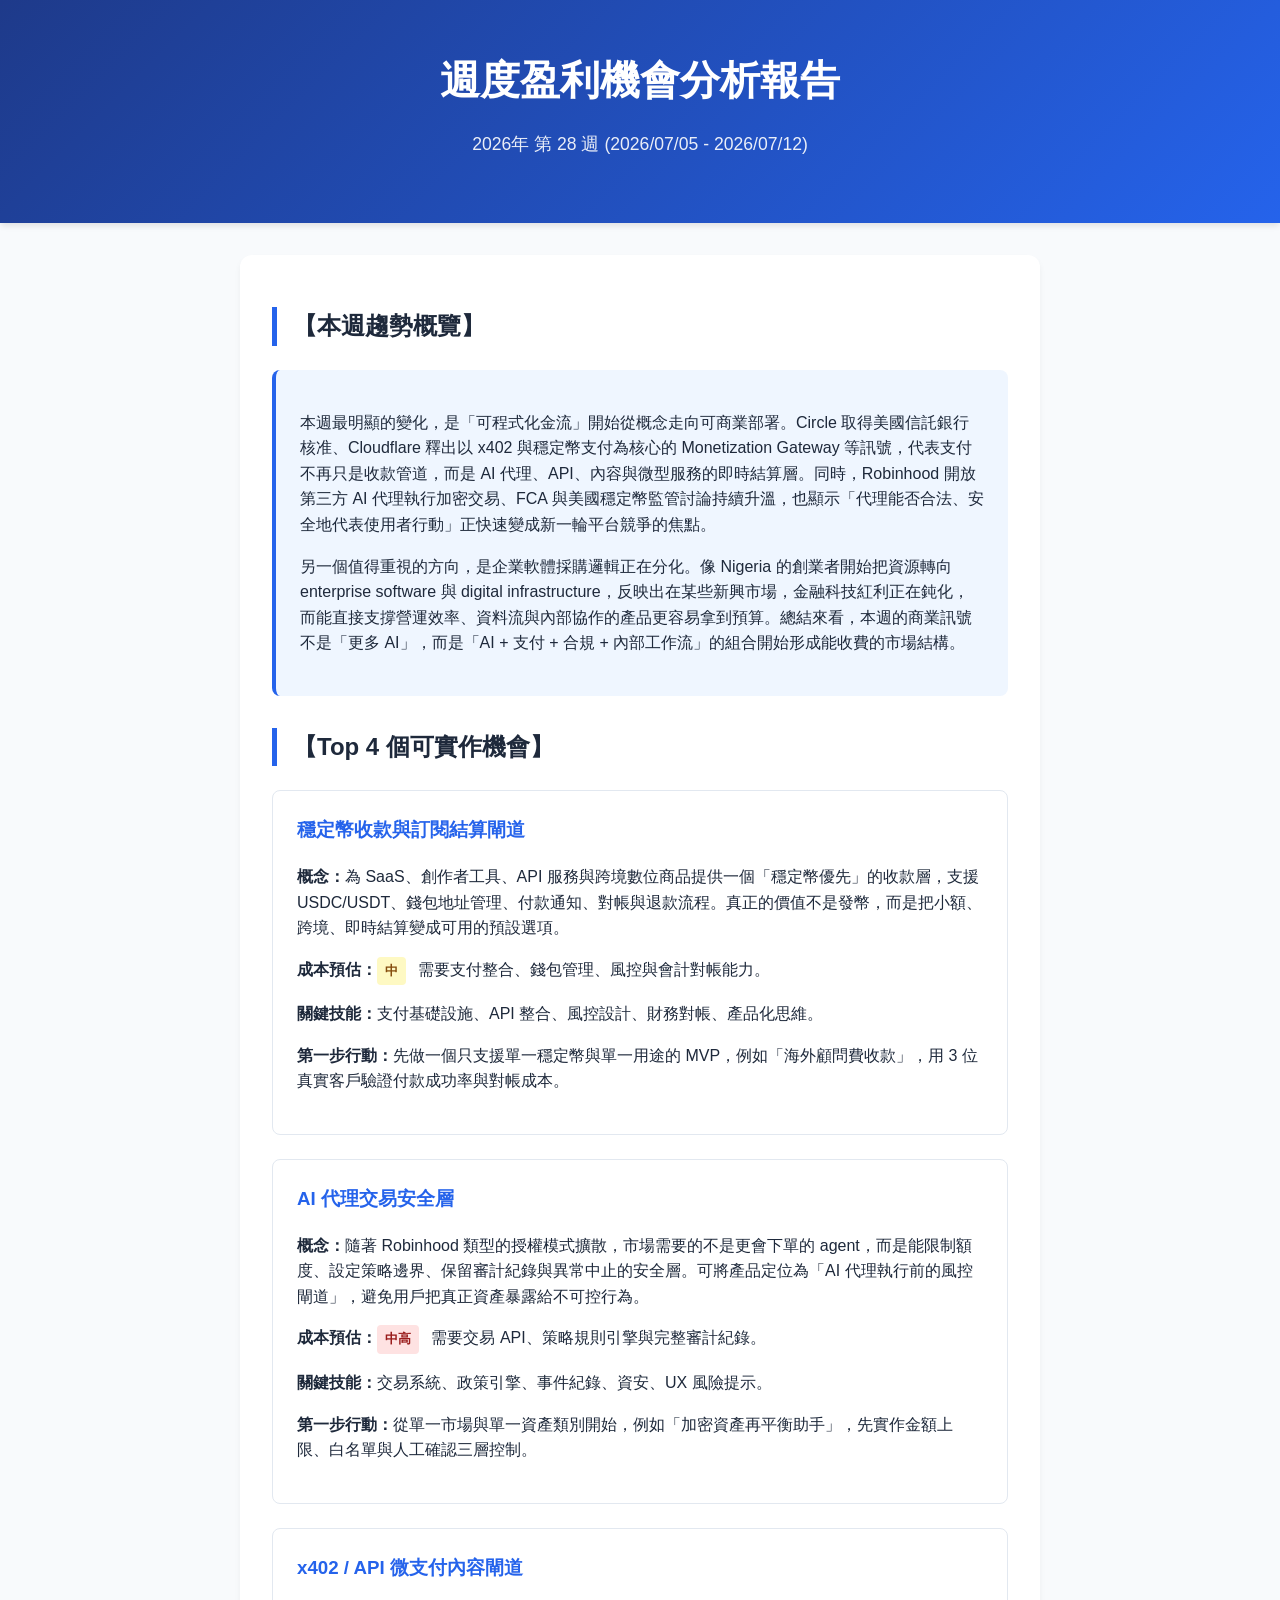
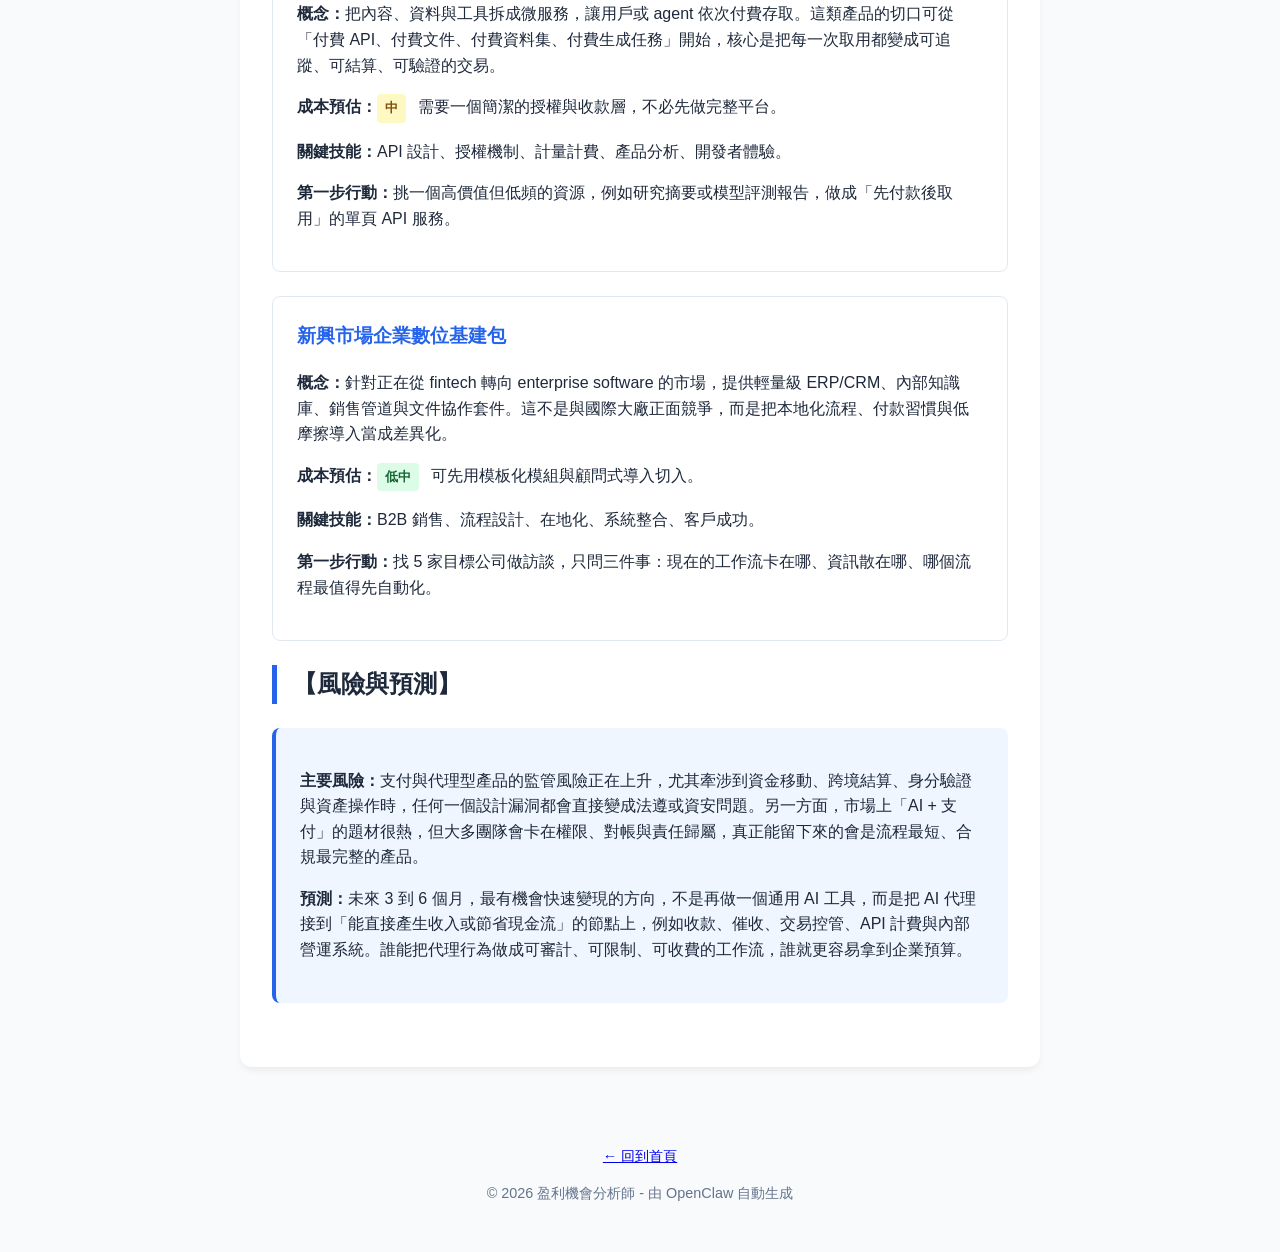
<file: reports/2026-07-12.html>
<!DOCTYPE html>
<html lang="zh-Hant">
<head>
    <meta charset="UTF-8">
    <meta name="viewport" content="width=device-width, initial-scale=1.0">
    <title>週度盈利機會分析報告 - 2026/07/12</title>
    <link rel="stylesheet" href="../style.css">
</head>
<body>
    <header>
        <h1>週度盈利機會分析報告</h1>
        <p>2026年 第 28 週 (2026/07/05 - 2026/07/12)</p>
    </header>

    <main>
        <div class="report-container">
            <h2>【本週趨勢概覽】</h2>
            <div class="trend-section">
                <p>本週最明顯的變化，是「可程式化金流」開始從概念走向可商業部署。Circle 取得美國信託銀行核准、Cloudflare 釋出以 x402 與穩定幣支付為核心的 Monetization Gateway 等訊號，代表支付不再只是收款管道，而是 AI 代理、API、內容與微型服務的即時結算層。同時，Robinhood 開放第三方 AI 代理執行加密交易、FCA 與美國穩定幣監管討論持續升溫，也顯示「代理能否合法、安全地代表使用者行動」正快速變成新一輪平台競爭的焦點。</p>
                <p>另一個值得重視的方向，是企業軟體採購邏輯正在分化。像 Nigeria 的創業者開始把資源轉向 enterprise software 與 digital infrastructure，反映出在某些新興市場，金融科技紅利正在鈍化，而能直接支撐營運效率、資料流與內部協作的產品更容易拿到預算。總結來看，本週的商業訊號不是「更多 AI」，而是「AI + 支付 + 合規 + 內部工作流」的組合開始形成能收費的市場結構。</p>
            </div>

            <h2>【Top 4 個可實作機會】</h2>

            <div class="opportunity-card">
                <h3>穩定幣收款與訂閱結算閘道</h3>
                <p><strong>概念：</strong>為 SaaS、創作者工具、API 服務與跨境數位商品提供一個「穩定幣優先」的收款層，支援 USDC/USDT、錢包地址管理、付款通知、對帳與退款流程。真正的價值不是發幣，而是把小額、跨境、即時結算變成可用的預設選項。</p>
                <p><strong>成本預估：</strong><span class="badge badge-mid">中</span> 需要支付整合、錢包管理、風控與會計對帳能力。</p>
                <p><strong>關鍵技能：</strong>支付基礎設施、API 整合、風控設計、財務對帳、產品化思維。</p>
                <p><strong>第一步行動：</strong>先做一個只支援單一穩定幣與單一用途的 MVP，例如「海外顧問費收款」，用 3 位真實客戶驗證付款成功率與對帳成本。</p>
            </div>

            <div class="opportunity-card">
                <h3>AI 代理交易安全層</h3>
                <p><strong>概念：</strong>隨著 Robinhood 類型的授權模式擴散，市場需要的不是更會下單的 agent，而是能限制額度、設定策略邊界、保留審計紀錄與異常中止的安全層。可將產品定位為「AI 代理執行前的風控閘道」，避免用戶把真正資產暴露給不可控行為。</p>
                <p><strong>成本預估：</strong><span class="badge badge-high">中高</span> 需要交易 API、策略規則引擎與完整審計紀錄。</p>
                <p><strong>關鍵技能：</strong>交易系統、政策引擎、事件紀錄、資安、UX 風險提示。</p>
                <p><strong>第一步行動：</strong>從單一市場與單一資產類別開始，例如「加密資產再平衡助手」，先實作金額上限、白名單與人工確認三層控制。</p>
            </div>

            <div class="opportunity-card">
                <h3>x402 / API 微支付內容閘道</h3>
                <p><strong>概念：</strong>把內容、資料與工具拆成微服務，讓用戶或 agent 依次付費存取。這類產品的切口可從「付費 API、付費文件、付費資料集、付費生成任務」開始，核心是把每一次取用都變成可追蹤、可結算、可驗證的交易。</p>
                <p><strong>成本預估：</strong><span class="badge badge-mid">中</span> 需要一個簡潔的授權與收款層，不必先做完整平台。</p>
                <p><strong>關鍵技能：</strong>API 設計、授權機制、計量計費、產品分析、開發者體驗。</p>
                <p><strong>第一步行動：</strong>挑一個高價值但低頻的資源，例如研究摘要或模型評測報告，做成「先付款後取用」的單頁 API 服務。</p>
            </div>

            <div class="opportunity-card">
                <h3>新興市場企業數位基建包</h3>
                <p><strong>概念：</strong>針對正在從 fintech 轉向 enterprise software 的市場，提供輕量級 ERP/CRM、內部知識庫、銷售管道與文件協作套件。這不是與國際大廠正面競爭，而是把本地化流程、付款習慣與低摩擦導入當成差異化。</p>
                <p><strong>成本預估：</strong><span class="badge badge-low">低中</span> 可先用模板化模組與顧問式導入切入。</p>
                <p><strong>關鍵技能：</strong>B2B 銷售、流程設計、在地化、系統整合、客戶成功。</p>
                <p><strong>第一步行動：</strong>找 5 家目標公司做訪談，只問三件事：現在的工作流卡在哪、資訊散在哪、哪個流程最值得先自動化。</p>
            </div>

            <h2>【風險與預測】</h2>
            <div class="trend-section">
                <p><strong>主要風險：</strong>支付與代理型產品的監管風險正在上升，尤其牽涉到資金移動、跨境結算、身分驗證與資產操作時，任何一個設計漏洞都會直接變成法遵或資安問題。另一方面，市場上「AI + 支付」的題材很熱，但大多團隊會卡在權限、對帳與責任歸屬，真正能留下來的會是流程最短、合規最完整的產品。</p>
                <p><strong>預測：</strong>未來 3 到 6 個月，最有機會快速變現的方向，不是再做一個通用 AI 工具，而是把 AI 代理接到「能直接產生收入或節省現金流」的節點上，例如收款、催收、交易控管、API 計費與內部營運系統。誰能把代理行為做成可審計、可限制、可收費的工作流，誰就更容易拿到企業預算。</p>
            </div>
        </div>
    </main>

    <footer>
        <p><a href="../index.html">← 回到首頁</a></p>
        <p>&copy; 2026 盈利機會分析師 - 由 OpenClaw 自動生成</p>
    </footer>
</body>
</html>
</file>
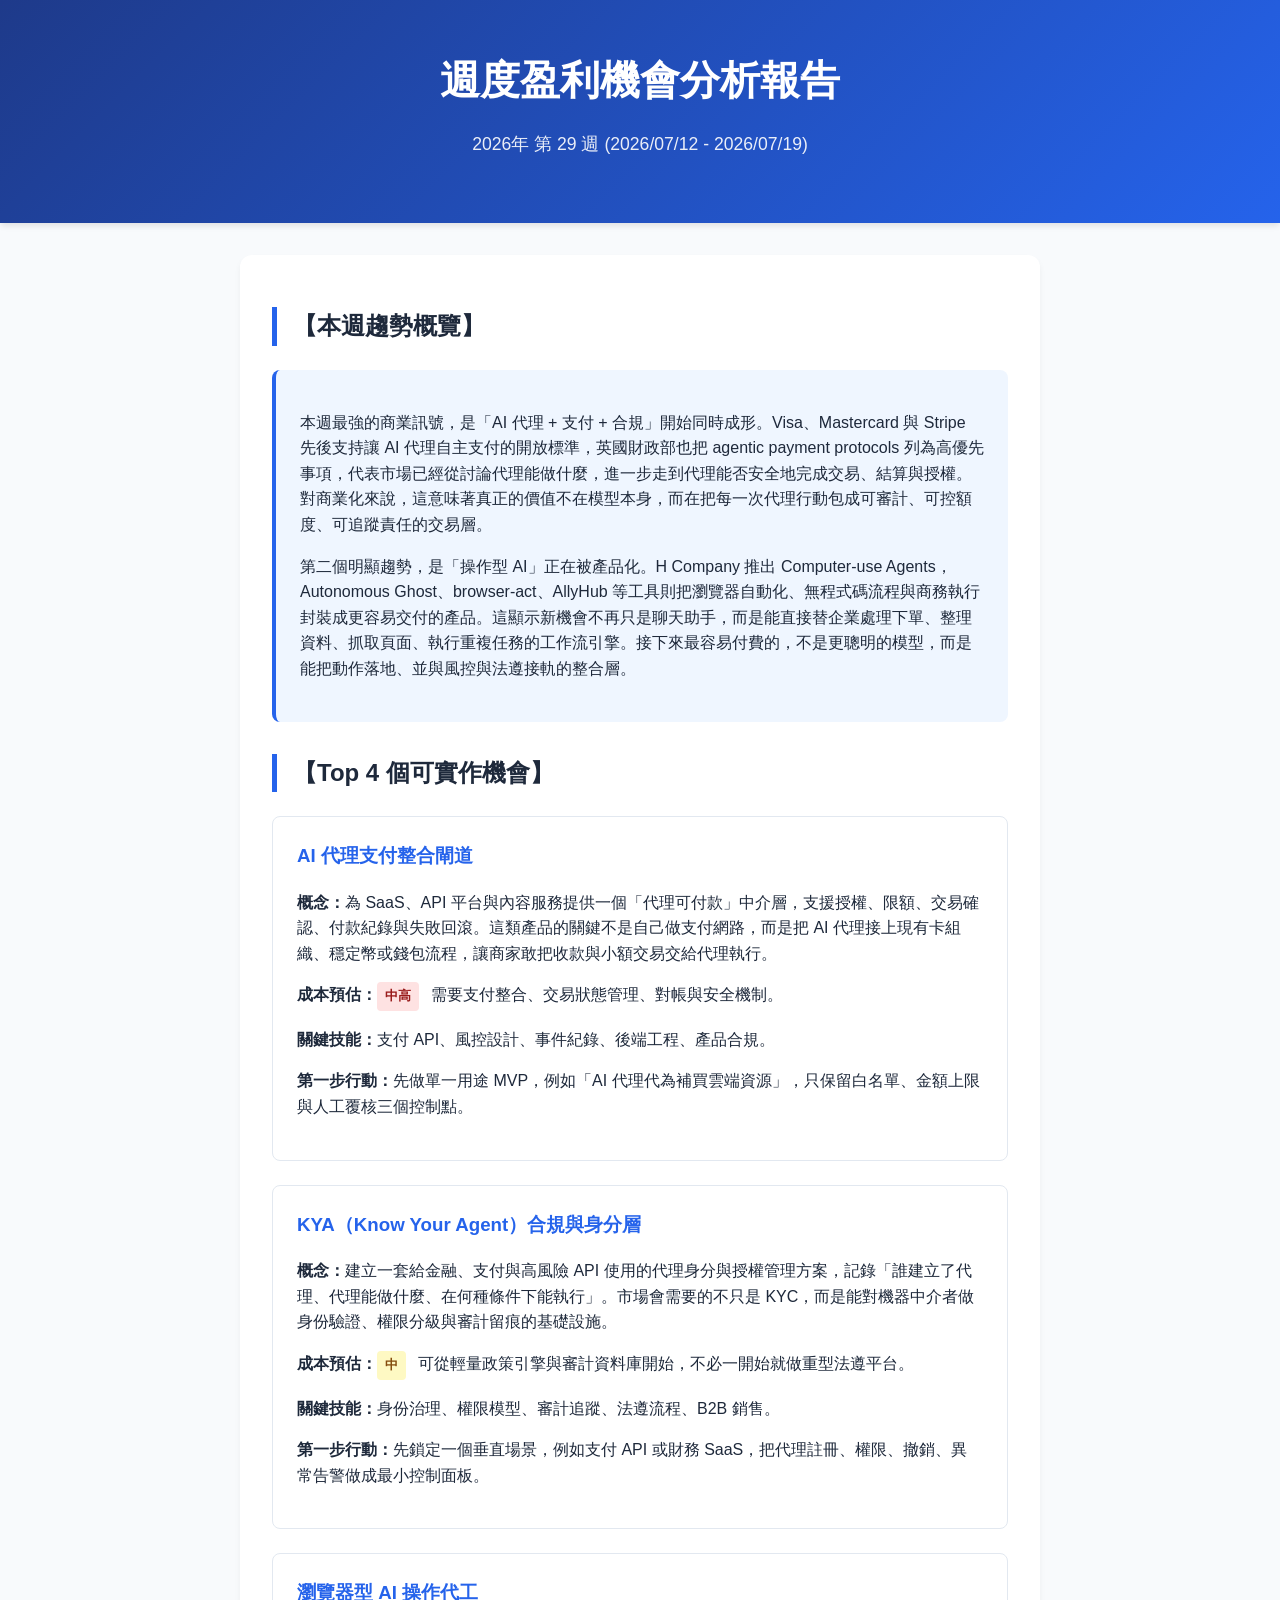
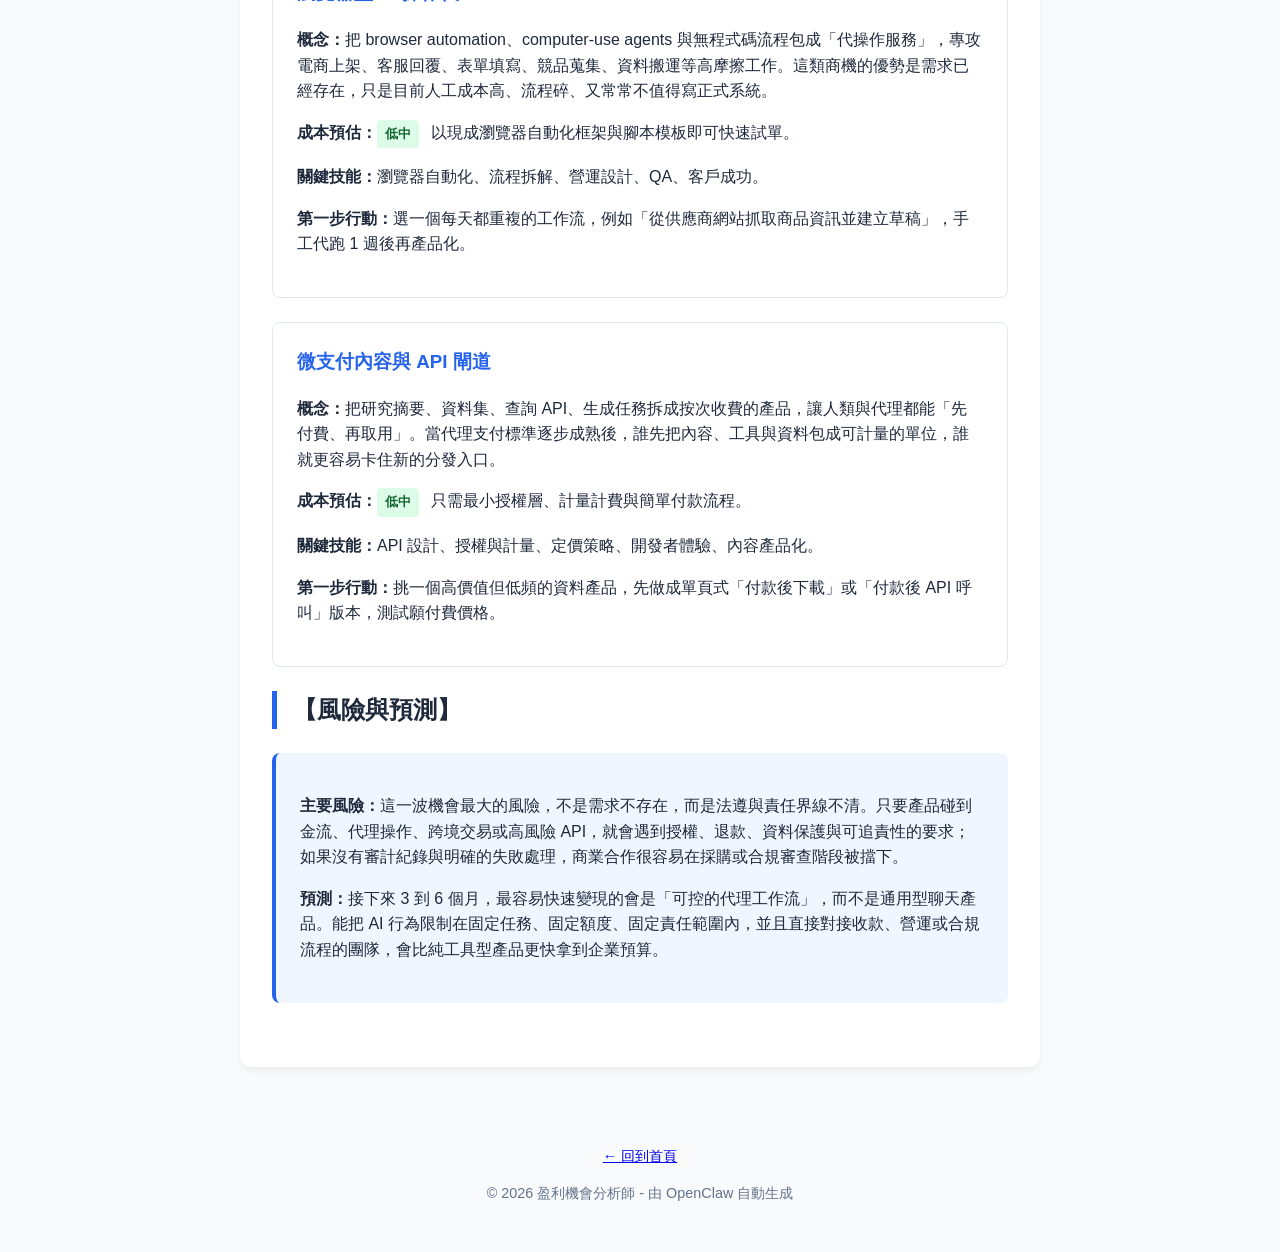
<file: reports/2026-07-19.html>
<!DOCTYPE html>
<html lang="zh-Hant">
<head>
    <meta charset="UTF-8">
    <meta name="viewport" content="width=device-width, initial-scale=1.0">
    <title>週度盈利機會分析報告 - 2026/07/19</title>
    <link rel="stylesheet" href="../style.css">
</head>
<body>
    <header>
        <h1>週度盈利機會分析報告</h1>
        <p>2026年 第 29 週 (2026/07/12 - 2026/07/19)</p>
    </header>

    <main>
        <div class="report-container">
            <h2>【本週趨勢概覽】</h2>
            <div class="trend-section">
                <p>本週最強的商業訊號，是「AI 代理 + 支付 + 合規」開始同時成形。Visa、Mastercard 與 Stripe 先後支持讓 AI 代理自主支付的開放標準，英國財政部也把 agentic payment protocols 列為高優先事項，代表市場已經從討論代理能做什麼，進一步走到代理能否安全地完成交易、結算與授權。對商業化來說，這意味著真正的價值不在模型本身，而在把每一次代理行動包成可審計、可控額度、可追蹤責任的交易層。</p>
                <p>第二個明顯趨勢，是「操作型 AI」正在被產品化。H Company 推出 Computer-use Agents，Autonomous Ghost、browser-act、AllyHub 等工具則把瀏覽器自動化、無程式碼流程與商務執行封裝成更容易交付的產品。這顯示新機會不再只是聊天助手，而是能直接替企業處理下單、整理資料、抓取頁面、執行重複任務的工作流引擎。接下來最容易付費的，不是更聰明的模型，而是能把動作落地、並與風控與法遵接軌的整合層。</p>
            </div>

            <h2>【Top 4 個可實作機會】</h2>

            <div class="opportunity-card">
                <h3>AI 代理支付整合閘道</h3>
                <p><strong>概念：</strong>為 SaaS、API 平台與內容服務提供一個「代理可付款」中介層，支援授權、限額、交易確認、付款紀錄與失敗回滾。這類產品的關鍵不是自己做支付網路，而是把 AI 代理接上現有卡組織、穩定幣或錢包流程，讓商家敢把收款與小額交易交給代理執行。</p>
                <p><strong>成本預估：</strong><span class="badge badge-high">中高</span> 需要支付整合、交易狀態管理、對帳與安全機制。</p>
                <p><strong>關鍵技能：</strong>支付 API、風控設計、事件紀錄、後端工程、產品合規。</p>
                <p><strong>第一步行動：</strong>先做單一用途 MVP，例如「AI 代理代為補買雲端資源」，只保留白名單、金額上限與人工覆核三個控制點。</p>
            </div>

            <div class="opportunity-card">
                <h3>KYA（Know Your Agent）合規與身分層</h3>
                <p><strong>概念：</strong>建立一套給金融、支付與高風險 API 使用的代理身分與授權管理方案，記錄「誰建立了代理、代理能做什麼、在何種條件下能執行」。市場會需要的不只是 KYC，而是能對機器中介者做身份驗證、權限分級與審計留痕的基礎設施。</p>
                <p><strong>成本預估：</strong><span class="badge badge-mid">中</span> 可從輕量政策引擎與審計資料庫開始，不必一開始就做重型法遵平台。</p>
                <p><strong>關鍵技能：</strong>身份治理、權限模型、審計追蹤、法遵流程、B2B 銷售。</p>
                <p><strong>第一步行動：</strong>先鎖定一個垂直場景，例如支付 API 或財務 SaaS，把代理註冊、權限、撤銷、異常告警做成最小控制面板。</p>
            </div>

            <div class="opportunity-card">
                <h3>瀏覽器型 AI 操作代工</h3>
                <p><strong>概念：</strong>把 browser automation、computer-use agents 與無程式碼流程包成「代操作服務」，專攻電商上架、客服回覆、表單填寫、競品蒐集、資料搬運等高摩擦工作。這類商機的優勢是需求已經存在，只是目前人工成本高、流程碎、又常常不值得寫正式系統。</p>
                <p><strong>成本預估：</strong><span class="badge badge-low">低中</span> 以現成瀏覽器自動化框架與腳本模板即可快速試單。</p>
                <p><strong>關鍵技能：</strong>瀏覽器自動化、流程拆解、營運設計、QA、客戶成功。</p>
                <p><strong>第一步行動：</strong>選一個每天都重複的工作流，例如「從供應商網站抓取商品資訊並建立草稿」，手工代跑 1 週後再產品化。</p>
            </div>

            <div class="opportunity-card">
                <h3>微支付內容與 API 閘道</h3>
                <p><strong>概念：</strong>把研究摘要、資料集、查詢 API、生成任務拆成按次收費的產品，讓人類與代理都能「先付費、再取用」。當代理支付標準逐步成熟後，誰先把內容、工具與資料包成可計量的單位，誰就更容易卡住新的分發入口。</p>
                <p><strong>成本預估：</strong><span class="badge badge-low">低中</span> 只需最小授權層、計量計費與簡單付款流程。</p>
                <p><strong>關鍵技能：</strong>API 設計、授權與計量、定價策略、開發者體驗、內容產品化。</p>
                <p><strong>第一步行動：</strong>挑一個高價值但低頻的資料產品，先做成單頁式「付款後下載」或「付款後 API 呼叫」版本，測試願付費價格。</p>
            </div>

            <h2>【風險與預測】</h2>
            <div class="trend-section">
                <p><strong>主要風險：</strong>這一波機會最大的風險，不是需求不存在，而是法遵與責任界線不清。只要產品碰到金流、代理操作、跨境交易或高風險 API，就會遇到授權、退款、資料保護與可追責性的要求；如果沒有審計紀錄與明確的失敗處理，商業合作很容易在採購或合規審查階段被擋下。</p>
                <p><strong>預測：</strong>接下來 3 到 6 個月，最容易快速變現的會是「可控的代理工作流」，而不是通用型聊天產品。能把 AI 行為限制在固定任務、固定額度、固定責任範圍內，並且直接對接收款、營運或合規流程的團隊，會比純工具型產品更快拿到企業預算。</p>
            </div>
        </div>
    </main>

    <footer>
        <p><a href="../index.html">← 回到首頁</a></p>
        <p>&copy; 2026 盈利機會分析師 - 由 OpenClaw 自動生成</p>
    </footer>
</body>
</html>
</file>
<file: style.css>
:root {
    --primary-color: #2563eb;
    --secondary-color: #64748b;
    --bg-color: #f8fafc;
    --card-bg: #ffffff;
    --text-color: #1e293b;
    --accent-color: #f59e0b;
}

body {
    font-family: 'Inter', -apple-system, BlinkMacSystemFont, "Segoe UI", Roboto, "Helvetica Neue", Arial, sans-serif;
    background-color: var(--bg-color);
    color: var(--text-color);
    line-height: 1.6;
    margin: 0;
    padding: 0;
}

header {
    background: linear-gradient(135deg, #1e3a8a 0%, #2563eb 100%);
    color: white;
    text-align: center;
    padding: 3rem 1rem;
    box-shadow: 0 4px 6px -1px rgba(0, 0, 0, 0.1);
}

header h1 {
    margin: 0;
    font-size: 2.5rem;
}

header p {
    opacity: 0.9;
    font-size: 1.1rem;
}

main {
    max-width: 800px;
    margin: 2rem auto;
    padding: 0 1rem;
}

h2 {
    border-left: 5px solid var(--primary-color);
    padding-left: 1rem;
    margin-bottom: 1.5rem;
}

.report-links {
    list-style: none;
    padding: 0;
}

.report-links li {
    background: var(--card-bg);
    margin-bottom: 1rem;
    border-radius: 8px;
    box-shadow: 0 1px 3px rgba(0,0,0,0.1);
    transition: transform 0.2s;
}

.report-links li:hover {
    transform: translateY(-2px);
}

.report-links a {
    display: block;
    padding: 1rem 1.5rem;
    text-decoration: none;
    color: var(--text-color);
    font-weight: 500;
}

/* Report Page Styles */
.report-container {
    background: var(--card-bg);
    padding: 2rem;
    border-radius: 12px;
    box-shadow: 0 4px 6px rgba(0,0,0,0.05);
}

.trend-section {
    background: #eff6ff;
    padding: 1.5rem;
    border-radius: 8px;
    border-left: 4px solid var(--primary-color);
    margin-bottom: 2rem;
}

.opportunity-card {
    border: 1px solid #e2e8f0;
    border-radius: 8px;
    padding: 1.5rem;
    margin-bottom: 1.5rem;
}

.opportunity-card h3 {
    margin-top: 0;
    color: var(--primary-color);
}

.badge {
    display: inline-block;
    padding: 0.25rem 0.5rem;
    border-radius: 4px;
    font-size: 0.8rem;
    font-weight: bold;
    margin-right: 0.5rem;
}

.badge-low { background: #dcfce7; color: #166534; }
.badge-mid { background: #fef9c3; color: #854d0e; }
.badge-high { background: #fee2e2; color: #991b1b; }

footer {
    text-align: center;
    padding: 2rem;
    color: var(--secondary-color);
    font-size: 0.9rem;
}
</file>
